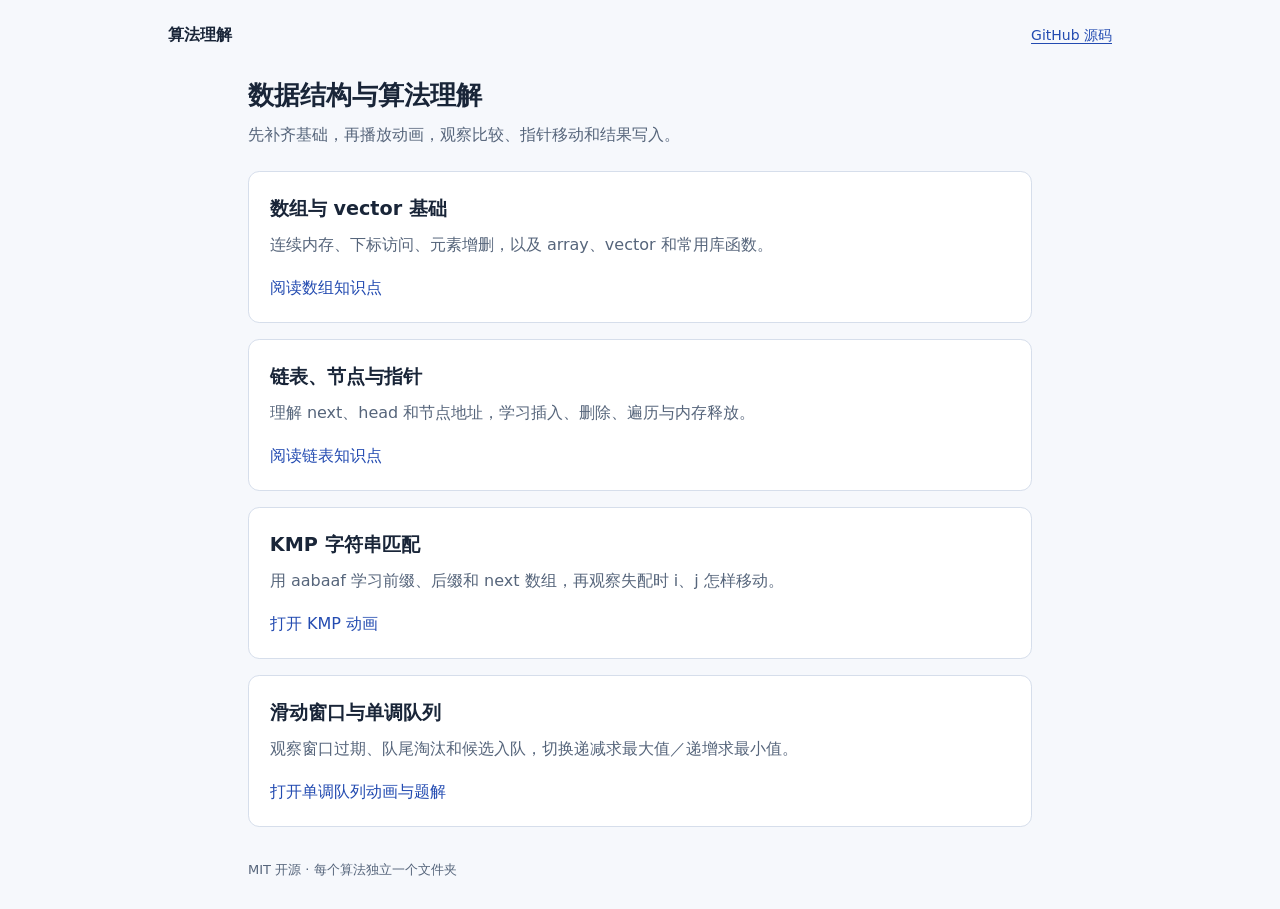
<file: index.html>
<!doctype html>
<html lang="zh-CN">
<head>
  <meta charset="utf-8">
  <meta name="viewport" content="width=device-width, initial-scale=1">
  <meta name="description" content="算法理解：通过可播放、可暂停的网页动画，理解算法中的指针移动和状态变化。">
  <title>算法理解</title>
  <link rel="stylesheet" href="assets/base.css">
  <link rel="stylesheet" href="assets/learning.css">
</head>
<body>
  <header class="site-header">
    <a class="site-brand" href="index.html">算法理解</a>
    <nav aria-label="项目导航"><a href="https://github.com/TheFayyrr/algorithm-understanding">GitHub 源码</a></nav>
  </header>
  <main class="container">
    <h1>数据结构与算法理解</h1>
    <p class="intro">先补齐基础，再播放动画，观察比较、指针移动和结果写入。</p>
    <div class="algorithm-list">
      <a class="algorithm-link" href="arrays/index.html">
        <h2>数组与 vector 基础</h2>
        <p>连续内存、下标访问、元素增删，以及 array、vector 和常用库函数。</p>
        <span class="entry">阅读数组知识点</span>
      </a>
      <a class="algorithm-link" href="linked-list/index.html">
        <h2>链表、节点与指针</h2>
        <p>理解 next、head 和节点地址，学习插入、删除、遍历与内存释放。</p>
        <span class="entry">阅读链表知识点</span>
      </a>
      <a class="algorithm-link" href="kmp/index.html">
        <h2>KMP 字符串匹配</h2>
        <p>用 aabaaf 学习前缀、后缀和 next 数组，再观察失配时 i、j 怎样移动。</p>
        <span class="entry">打开 KMP 动画</span>
      </a>
      <a class="algorithm-link" href="sliding-window/index.html">
        <h2>滑动窗口与单调队列</h2>
        <p>观察窗口过期、队尾淘汰和候选入队，切换递减求最大值／递增求最小值。</p>
        <span class="entry">打开单调队列动画与题解</span>
      </a>
    </div>
  </main>
  <footer class="site-footer">MIT 开源 · 每个算法独立一个文件夹</footer>
</body>
</html>
</file>
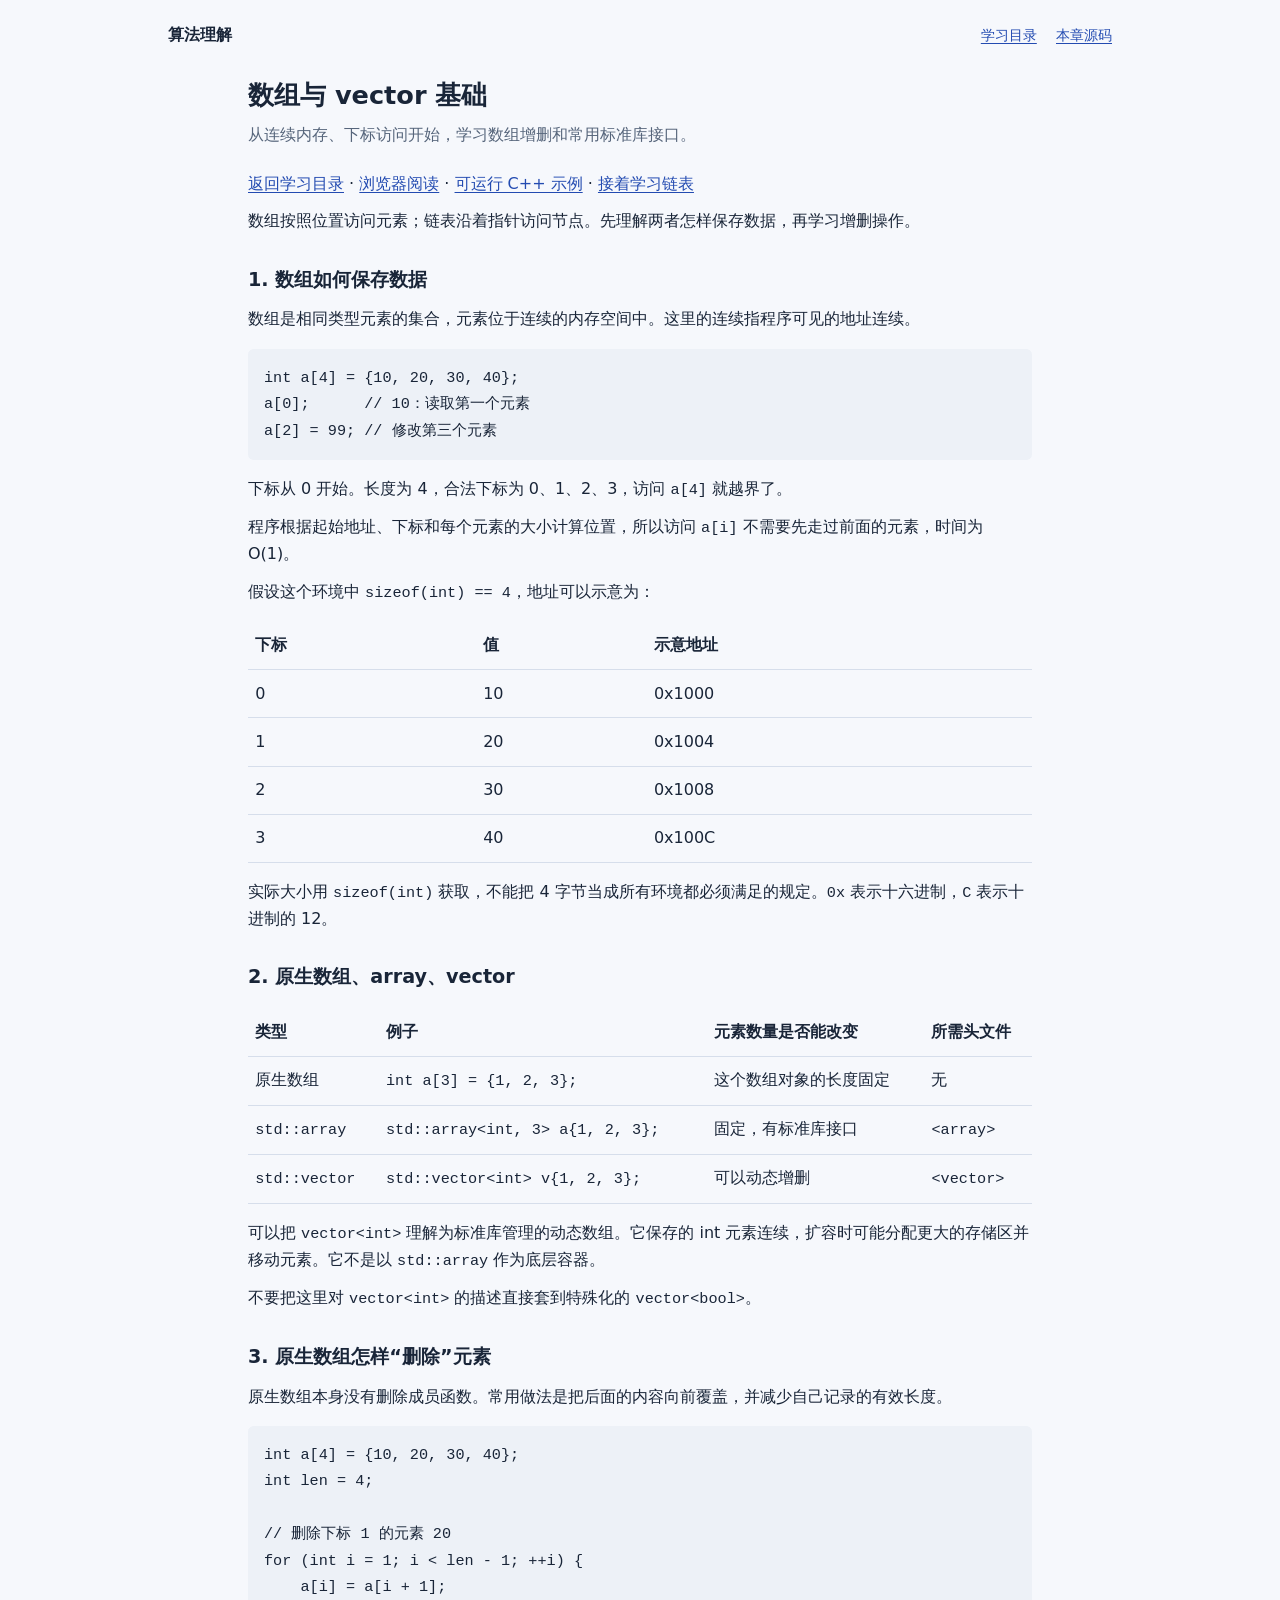
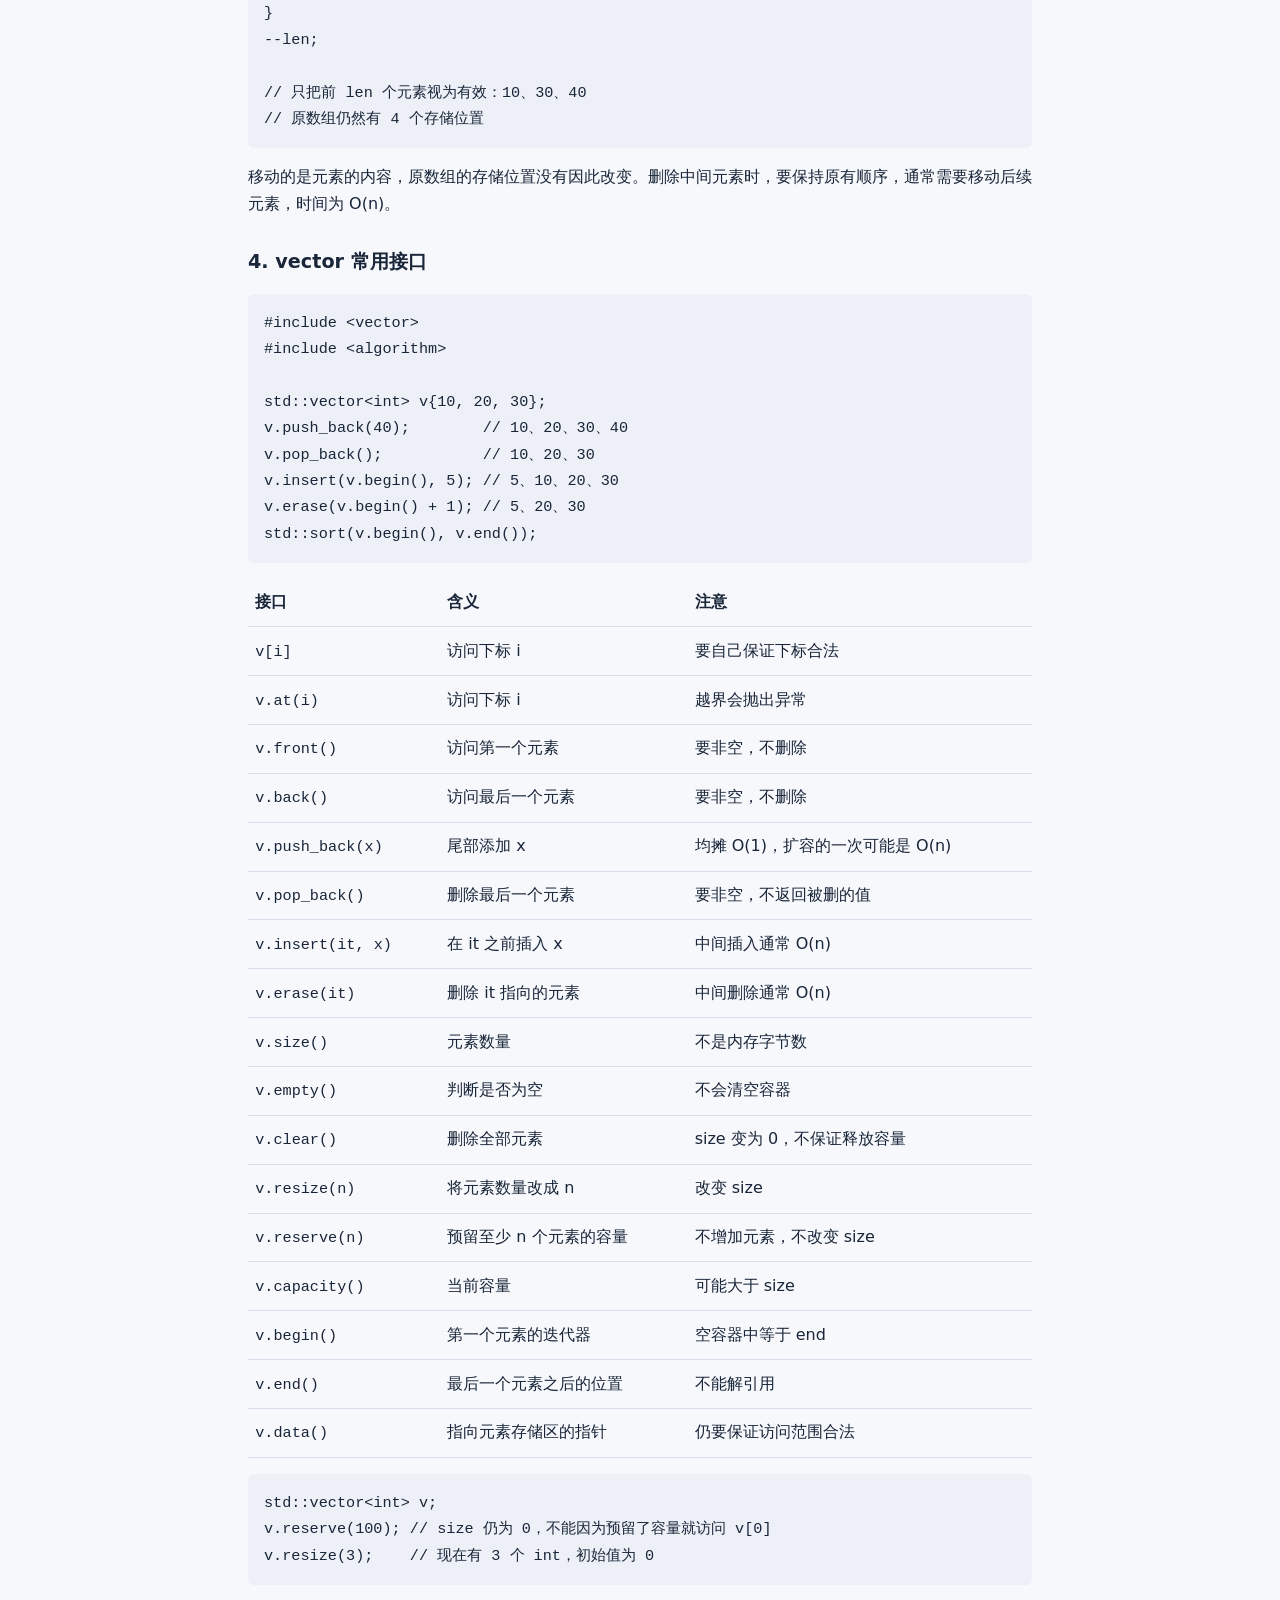
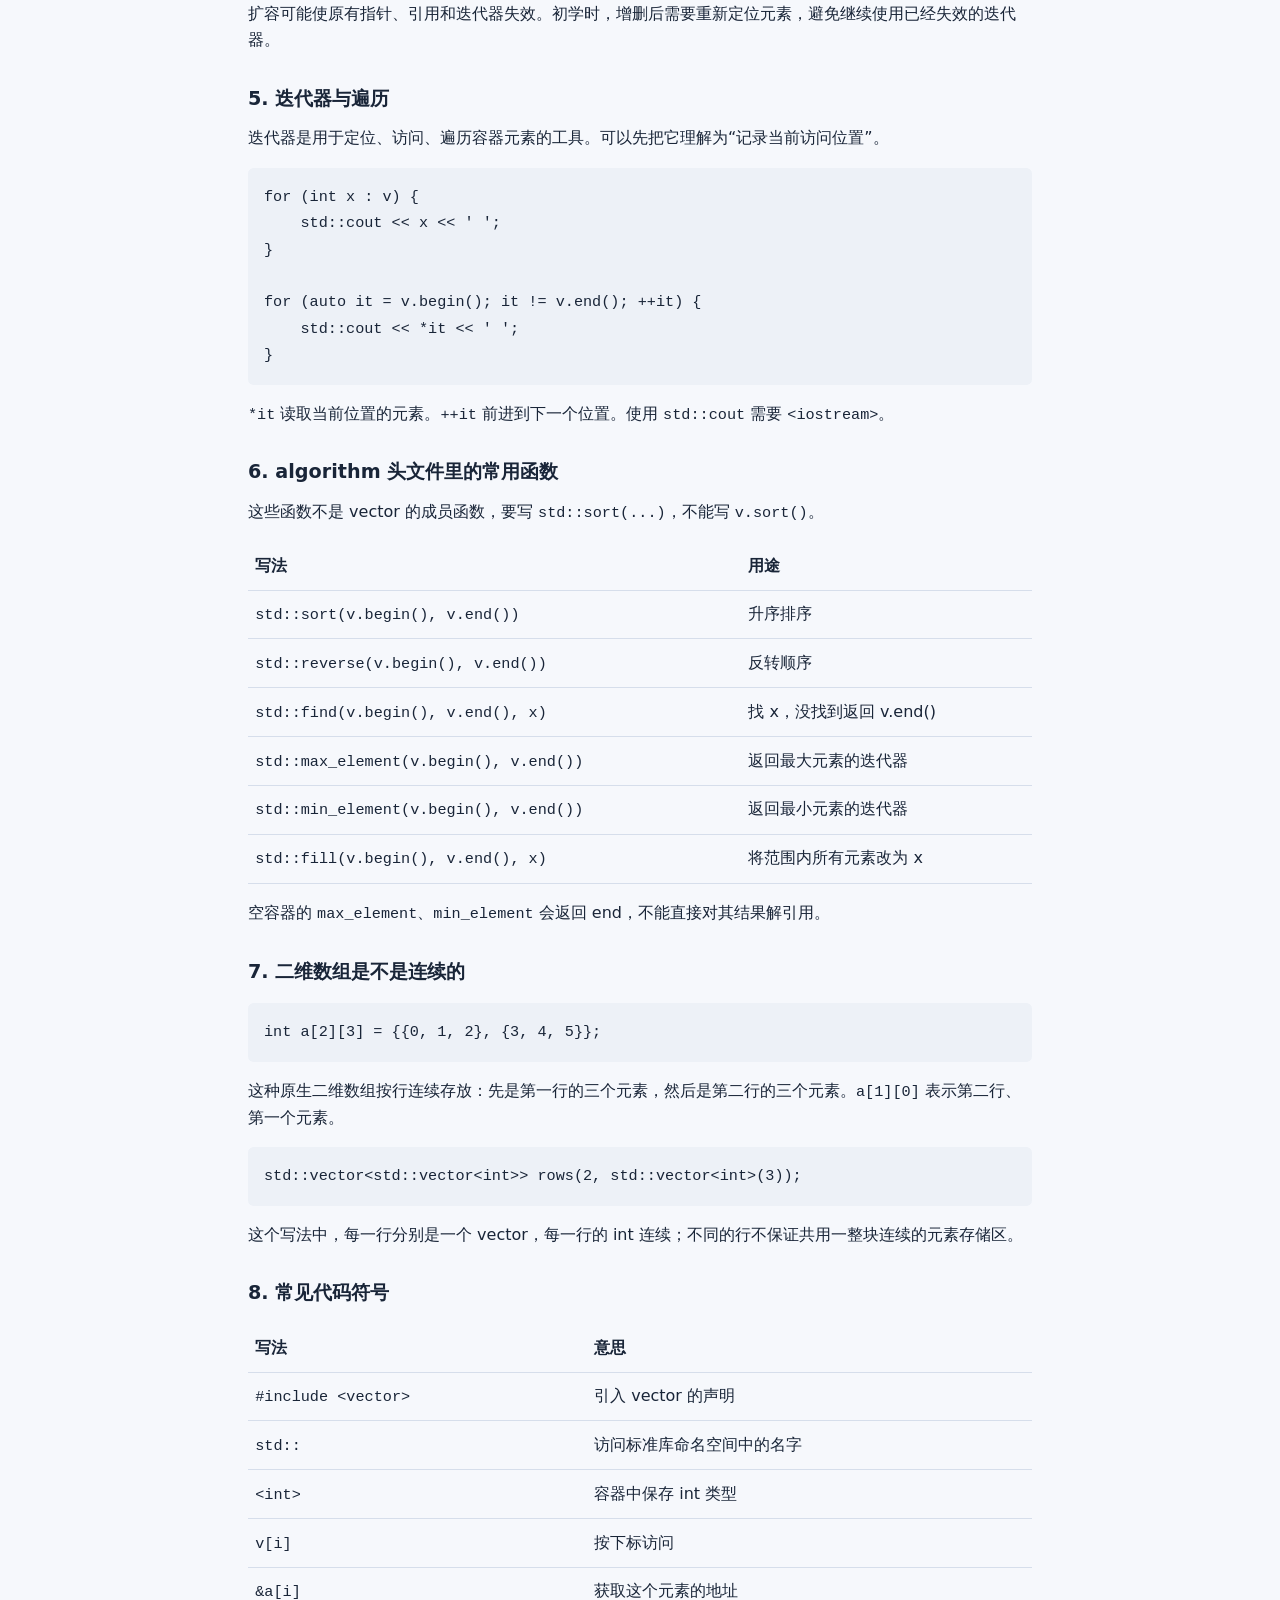
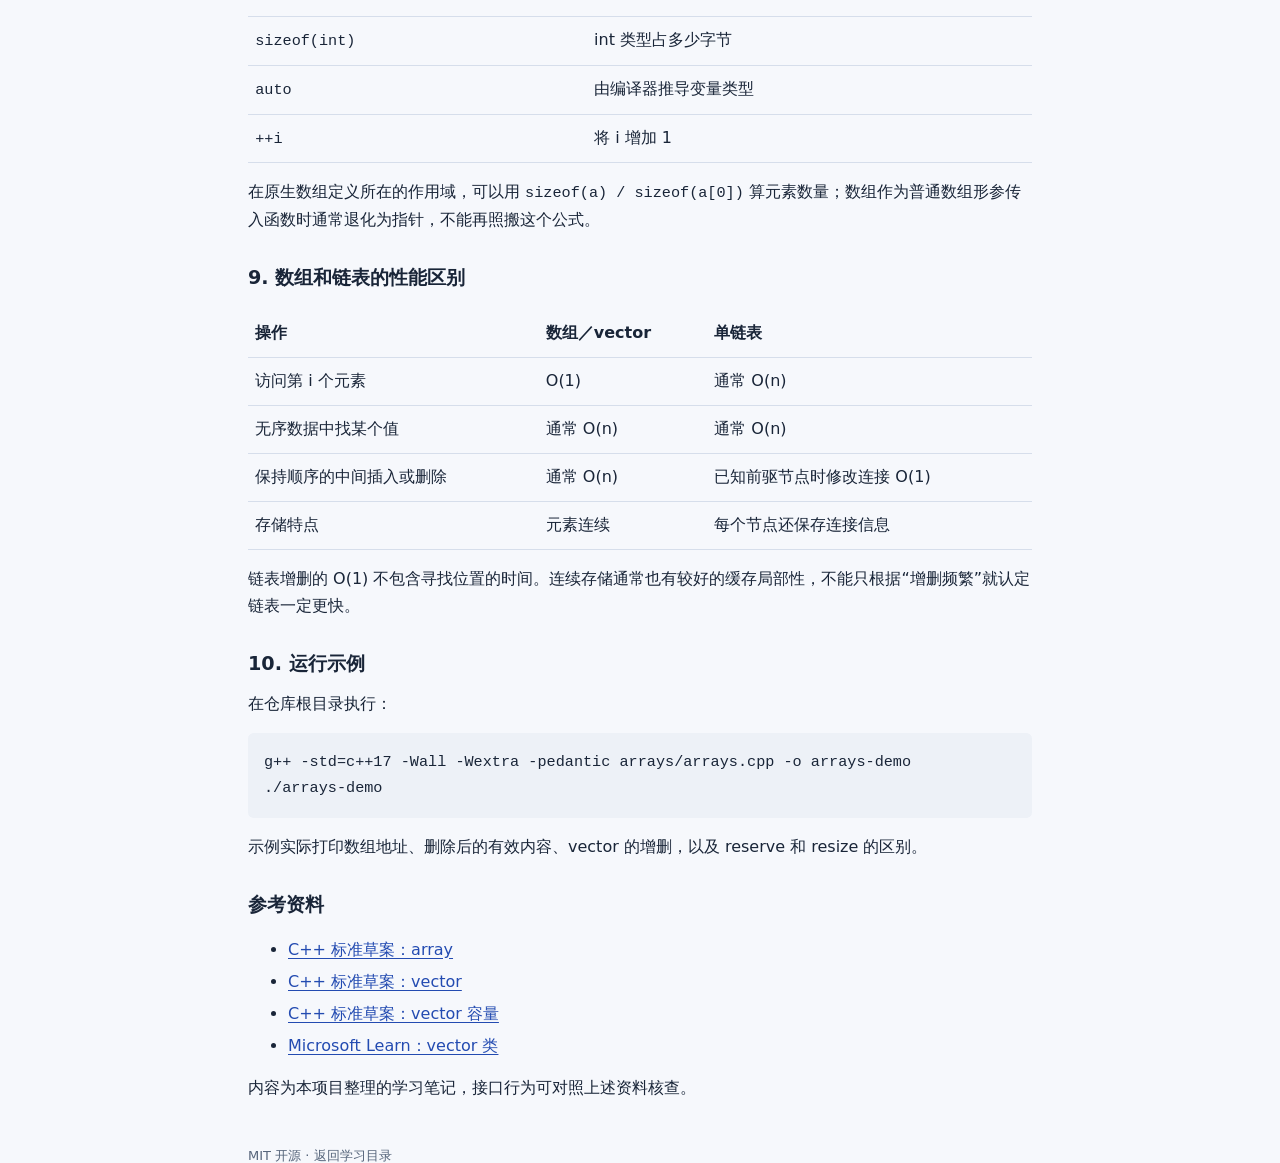
<file: arrays/index.html>
<!doctype html>
<html lang="zh-CN">
<head>
  <meta charset="utf-8">
  <meta name="viewport" content="width=device-width, initial-scale=1">
  <meta name="description" content="从连续内存、下标访问开始，学习数组增删和常用标准库接口。">
  <title>数组与 vector 基础 · 算法理解</title>
  <link rel="stylesheet" href="../assets/base.css">
  <link rel="stylesheet" href="../assets/learning.css">
</head>
<body>
  <header class="site-header">
    <a class="site-brand" href="../index.html">算法理解</a>
    <nav aria-label="项目导航"><a href="../index.html">学习目录</a><a href="https://github.com/TheFayyrr/algorithm-understanding/tree/main/arrays">本章源码</a></nav>
  </header>
  <main class="container">
    <h1>数组与 vector 基础</h1>
    <p class="intro">从连续内存、下标访问开始，学习数组增删和常用标准库接口。</p>
    <article class="learning-notes">
<p><a href="../index.html">返回学习目录</a> · <a href="index.html">浏览器阅读</a> · <a href="arrays.cpp">可运行 C++ 示例</a> · <a href="../linked-list/index.html">接着学习链表</a></p>
<p>数组按照位置访问元素；链表沿着指针访问节点。先理解两者怎样保存数据，再学习增删操作。</p>
<h2>1. 数组如何保存数据</h2>
<p>数组是相同类型元素的集合，元素位于连续的内存空间中。这里的连续指程序可见的地址连续。</p>
<pre><code class="language-cpp">int a[4] = {10, 20, 30, 40};
a[0];      // 10：读取第一个元素
a[2] = 99; // 修改第三个元素
</code></pre>
<p>下标从 0 开始。长度为 4，合法下标为 0、1、2、3，访问 <code>a[4]</code> 就越界了。</p>
<p>程序根据起始地址、下标和每个元素的大小计算位置，所以访问 <code>a[i]</code> 不需要先走过前面的元素，时间为 O(1)。</p>
<p>假设这个环境中 <code>sizeof(int) == 4</code>，地址可以示意为：</p>
<table>
<thead>
<tr>
<th>下标</th>
<th>值</th>
<th>示意地址</th>
</tr>
</thead>
<tbody><tr>
<td>0</td>
<td>10</td>
<td>0x1000</td>
</tr>
<tr>
<td>1</td>
<td>20</td>
<td>0x1004</td>
</tr>
<tr>
<td>2</td>
<td>30</td>
<td>0x1008</td>
</tr>
<tr>
<td>3</td>
<td>40</td>
<td>0x100C</td>
</tr>
</tbody></table>
<p>实际大小用 <code>sizeof(int)</code> 获取，不能把 4 字节当成所有环境都必须满足的规定。<code>0x</code> 表示十六进制，<code>C</code> 表示十进制的 12。</p>
<h2>2. 原生数组、array、vector</h2>
<table>
<thead>
<tr>
<th>类型</th>
<th>例子</th>
<th>元素数量是否能改变</th>
<th>所需头文件</th>
</tr>
</thead>
<tbody><tr>
<td>原生数组</td>
<td><code>int a[3] = {1, 2, 3};</code></td>
<td>这个数组对象的长度固定</td>
<td>无</td>
</tr>
<tr>
<td><code>std::array</code></td>
<td><code>std::array&lt;int, 3&gt; a{1, 2, 3};</code></td>
<td>固定，有标准库接口</td>
<td><code>&lt;array&gt;</code></td>
</tr>
<tr>
<td><code>std::vector</code></td>
<td><code>std::vector&lt;int&gt; v{1, 2, 3};</code></td>
<td>可以动态增删</td>
<td><code>&lt;vector&gt;</code></td>
</tr>
</tbody></table>
<p>可以把 <code>vector&lt;int&gt;</code> 理解为标准库管理的动态数组。它保存的 int 元素连续，扩容时可能分配更大的存储区并移动元素。它不是以 <code>std::array</code> 作为底层容器。</p>
<p>不要把这里对 <code>vector&lt;int&gt;</code> 的描述直接套到特殊化的 <code>vector&lt;bool&gt;</code>。</p>
<h2>3. 原生数组怎样“删除”元素</h2>
<p>原生数组本身没有删除成员函数。常用做法是把后面的内容向前覆盖，并减少自己记录的有效长度。</p>
<pre><code class="language-cpp">int a[4] = {10, 20, 30, 40};
int len = 4;

// 删除下标 1 的元素 20
for (int i = 1; i &lt; len - 1; ++i) {
    a[i] = a[i + 1];
}
--len;

// 只把前 len 个元素视为有效：10、30、40
// 原数组仍然有 4 个存储位置
</code></pre>
<p>移动的是元素的内容，原数组的存储位置没有因此改变。删除中间元素时，要保持原有顺序，通常需要移动后续元素，时间为 O(n)。</p>
<h2>4. vector 常用接口</h2>
<pre><code class="language-cpp">#include &lt;vector&gt;
#include &lt;algorithm&gt;

std::vector&lt;int&gt; v{10, 20, 30};
v.push_back(40);        // 10、20、30、40
v.pop_back();           // 10、20、30
v.insert(v.begin(), 5); // 5、10、20、30
v.erase(v.begin() + 1); // 5、20、30
std::sort(v.begin(), v.end());
</code></pre>
<table>
<thead>
<tr>
<th>接口</th>
<th>含义</th>
<th>注意</th>
</tr>
</thead>
<tbody><tr>
<td><code>v[i]</code></td>
<td>访问下标 i</td>
<td>要自己保证下标合法</td>
</tr>
<tr>
<td><code>v.at(i)</code></td>
<td>访问下标 i</td>
<td>越界会抛出异常</td>
</tr>
<tr>
<td><code>v.front()</code></td>
<td>访问第一个元素</td>
<td>要非空，不删除</td>
</tr>
<tr>
<td><code>v.back()</code></td>
<td>访问最后一个元素</td>
<td>要非空，不删除</td>
</tr>
<tr>
<td><code>v.push_back(x)</code></td>
<td>尾部添加 x</td>
<td>均摊 O(1)，扩容的一次可能是 O(n)</td>
</tr>
<tr>
<td><code>v.pop_back()</code></td>
<td>删除最后一个元素</td>
<td>要非空，不返回被删的值</td>
</tr>
<tr>
<td><code>v.insert(it, x)</code></td>
<td>在 it 之前插入 x</td>
<td>中间插入通常 O(n)</td>
</tr>
<tr>
<td><code>v.erase(it)</code></td>
<td>删除 it 指向的元素</td>
<td>中间删除通常 O(n)</td>
</tr>
<tr>
<td><code>v.size()</code></td>
<td>元素数量</td>
<td>不是内存字节数</td>
</tr>
<tr>
<td><code>v.empty()</code></td>
<td>判断是否为空</td>
<td>不会清空容器</td>
</tr>
<tr>
<td><code>v.clear()</code></td>
<td>删除全部元素</td>
<td>size 变为 0，不保证释放容量</td>
</tr>
<tr>
<td><code>v.resize(n)</code></td>
<td>将元素数量改成 n</td>
<td>改变 size</td>
</tr>
<tr>
<td><code>v.reserve(n)</code></td>
<td>预留至少 n 个元素的容量</td>
<td>不增加元素，不改变 size</td>
</tr>
<tr>
<td><code>v.capacity()</code></td>
<td>当前容量</td>
<td>可能大于 size</td>
</tr>
<tr>
<td><code>v.begin()</code></td>
<td>第一个元素的迭代器</td>
<td>空容器中等于 end</td>
</tr>
<tr>
<td><code>v.end()</code></td>
<td>最后一个元素之后的位置</td>
<td>不能解引用</td>
</tr>
<tr>
<td><code>v.data()</code></td>
<td>指向元素存储区的指针</td>
<td>仍要保证访问范围合法</td>
</tr>
</tbody></table>
<pre><code class="language-cpp">std::vector&lt;int&gt; v;
v.reserve(100); // size 仍为 0，不能因为预留了容量就访问 v[0]
v.resize(3);    // 现在有 3 个 int，初始值为 0
</code></pre>
<p>扩容可能使原有指针、引用和迭代器失效。初学时，增删后需要重新定位元素，避免继续使用已经失效的迭代器。</p>
<h2>5. 迭代器与遍历</h2>
<p>迭代器是用于定位、访问、遍历容器元素的工具。可以先把它理解为“记录当前访问位置”。</p>
<pre><code class="language-cpp">for (int x : v) {
    std::cout &lt;&lt; x &lt;&lt; &#39; &#39;;
}

for (auto it = v.begin(); it != v.end(); ++it) {
    std::cout &lt;&lt; *it &lt;&lt; &#39; &#39;;
}
</code></pre>
<p><code>*it</code> 读取当前位置的元素。<code>++it</code> 前进到下一个位置。使用 <code>std::cout</code> 需要 <code>&lt;iostream&gt;</code>。</p>
<h2>6. algorithm 头文件里的常用函数</h2>
<p>这些函数不是 vector 的成员函数，要写 <code>std::sort(...)</code>，不能写 <code>v.sort()</code>。</p>
<table>
<thead>
<tr>
<th>写法</th>
<th>用途</th>
</tr>
</thead>
<tbody><tr>
<td><code>std::sort(v.begin(), v.end())</code></td>
<td>升序排序</td>
</tr>
<tr>
<td><code>std::reverse(v.begin(), v.end())</code></td>
<td>反转顺序</td>
</tr>
<tr>
<td><code>std::find(v.begin(), v.end(), x)</code></td>
<td>找 x，没找到返回 v.end()</td>
</tr>
<tr>
<td><code>std::max_element(v.begin(), v.end())</code></td>
<td>返回最大元素的迭代器</td>
</tr>
<tr>
<td><code>std::min_element(v.begin(), v.end())</code></td>
<td>返回最小元素的迭代器</td>
</tr>
<tr>
<td><code>std::fill(v.begin(), v.end(), x)</code></td>
<td>将范围内所有元素改为 x</td>
</tr>
</tbody></table>
<p>空容器的 <code>max_element</code>、<code>min_element</code> 会返回 end，不能直接对其结果解引用。</p>
<h2>7. 二维数组是不是连续的</h2>
<pre><code class="language-cpp">int a[2][3] = {{0, 1, 2}, {3, 4, 5}};
</code></pre>
<p>这种原生二维数组按行连续存放：先是第一行的三个元素，然后是第二行的三个元素。<code>a[1][0]</code> 表示第二行、第一个元素。</p>
<pre><code class="language-cpp">std::vector&lt;std::vector&lt;int&gt;&gt; rows(2, std::vector&lt;int&gt;(3));
</code></pre>
<p>这个写法中，每一行分别是一个 vector，每一行的 int 连续；不同的行不保证共用一整块连续的元素存储区。</p>
<h2>8. 常见代码符号</h2>
<table>
<thead>
<tr>
<th>写法</th>
<th>意思</th>
</tr>
</thead>
<tbody><tr>
<td><code>#include &lt;vector&gt;</code></td>
<td>引入 vector 的声明</td>
</tr>
<tr>
<td><code>std::</code></td>
<td>访问标准库命名空间中的名字</td>
</tr>
<tr>
<td><code>&lt;int&gt;</code></td>
<td>容器中保存 int 类型</td>
</tr>
<tr>
<td><code>v[i]</code></td>
<td>按下标访问</td>
</tr>
<tr>
<td><code>&amp;a[i]</code></td>
<td>获取这个元素的地址</td>
</tr>
<tr>
<td><code>sizeof(int)</code></td>
<td>int 类型占多少字节</td>
</tr>
<tr>
<td><code>auto</code></td>
<td>由编译器推导变量类型</td>
</tr>
<tr>
<td><code>++i</code></td>
<td>将 i 增加 1</td>
</tr>
</tbody></table>
<p>在原生数组定义所在的作用域，可以用 <code>sizeof(a) / sizeof(a[0])</code> 算元素数量；数组作为普通数组形参传入函数时通常退化为指针，不能再照搬这个公式。</p>
<h2>9. 数组和链表的性能区别</h2>
<table>
<thead>
<tr>
<th>操作</th>
<th>数组／vector</th>
<th>单链表</th>
</tr>
</thead>
<tbody><tr>
<td>访问第 i 个元素</td>
<td>O(1)</td>
<td>通常 O(n)</td>
</tr>
<tr>
<td>无序数据中找某个值</td>
<td>通常 O(n)</td>
<td>通常 O(n)</td>
</tr>
<tr>
<td>保持顺序的中间插入或删除</td>
<td>通常 O(n)</td>
<td>已知前驱节点时修改连接 O(1)</td>
</tr>
<tr>
<td>存储特点</td>
<td>元素连续</td>
<td>每个节点还保存连接信息</td>
</tr>
</tbody></table>
<p>链表增删的 O(1) 不包含寻找位置的时间。连续存储通常也有较好的缓存局部性，不能只根据“增删频繁”就认定链表一定更快。</p>
<h2>10. 运行示例</h2>
<p>在仓库根目录执行：</p>
<pre><code class="language-bash">g++ -std=c++17 -Wall -Wextra -pedantic arrays/arrays.cpp -o arrays-demo
./arrays-demo
</code></pre>
<p>示例实际打印数组地址、删除后的有效内容、vector 的增删，以及 reserve 和 resize 的区别。</p>
<h2>参考资料</h2>
<ul>
<li><a href="https://eel.is/c++draft/array.overview">C++ 标准草案：array</a></li>
<li><a href="https://eel.is/c++draft/vector.overview">C++ 标准草案：vector</a></li>
<li><a href="https://eel.is/c++draft/vector.capacity">C++ 标准草案：vector 容量</a></li>
<li><a href="https://learn.microsoft.com/en-us/cpp/standard-library/vector-class?view=msvc-170">Microsoft Learn：vector 类</a></li>
</ul>
<p>内容为本项目整理的学习笔记，接口行为可对照上述资料核查。</p>

    </article>
  </main>
  <footer class="site-footer">MIT 开源 · <a href="../index.html">返回学习目录</a></footer>
</body>
</html>
</file>
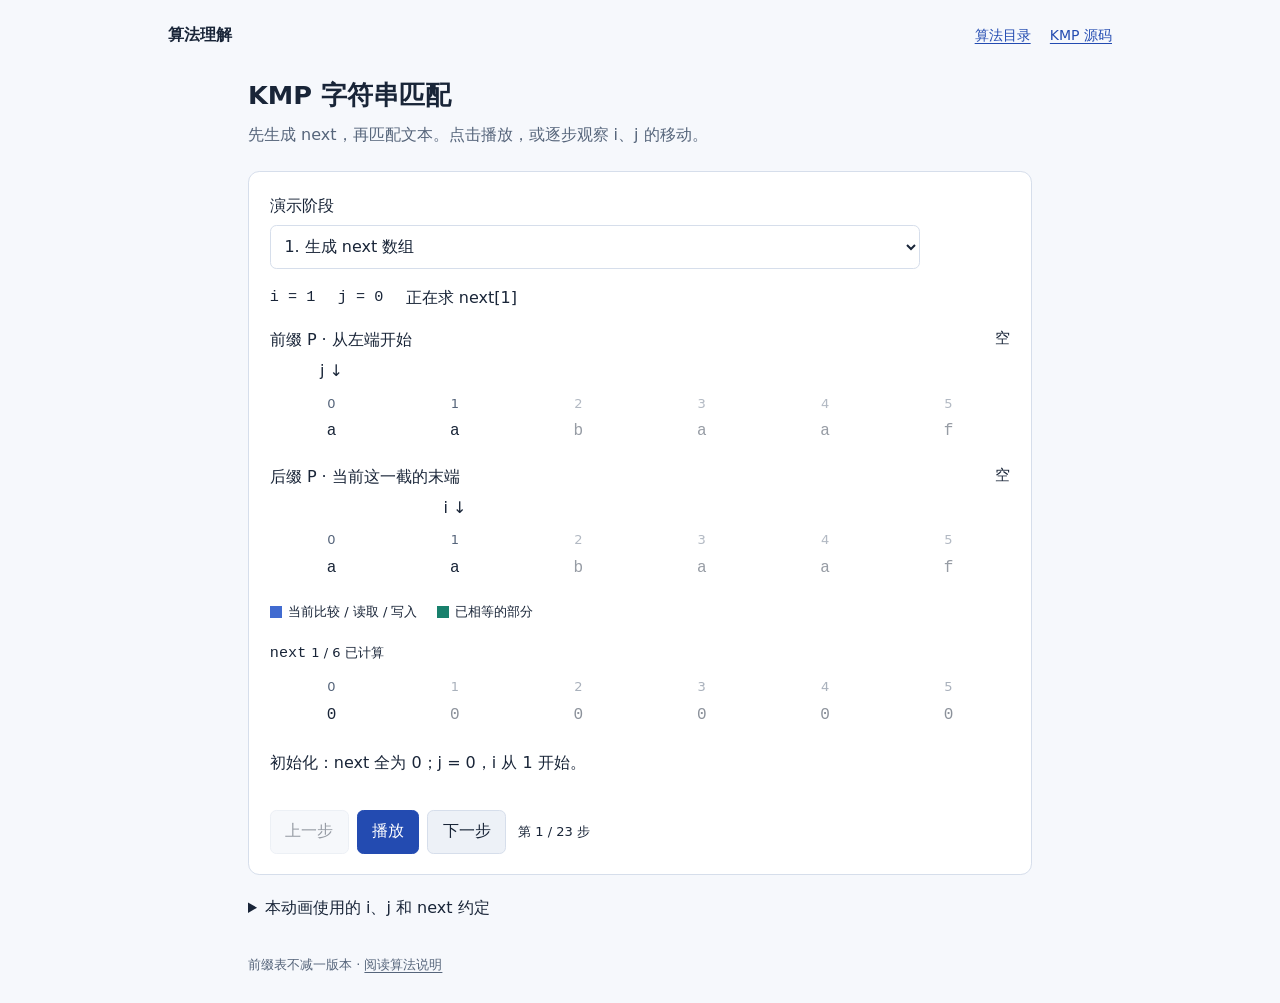
<file: kmp/index.html>
<!doctype html>
<html lang="zh-CN">
<head>
  <meta charset="utf-8">
  <meta name="viewport" content="width=device-width, initial-scale=1">
  <meta name="description" content="用 aabaaf 的逐步动画理解 KMP：前缀、后缀、next 数组与 i、j 的回退。">
  <title>KMP 算法动画 · 算法理解</title>
  <link rel="stylesheet" href="../assets/base.css">
  <link rel="stylesheet" href="style.css">
  <script src="algorithm.js" defer></script>
  <script src="app.js" defer></script>
</head>
<body>
  <header class="site-header">
    <a class="site-brand" href="../index.html">算法理解</a>
    <nav aria-label="项目导航"><a href="../index.html">算法目录</a><a href="https://github.com/TheFayyrr/algorithm-understanding/tree/main/kmp">KMP 源码</a></nav>
  </header>
  <main class="container">
    <h1>KMP 字符串匹配</h1>
    <p class="intro">先生成 next，再匹配文本。点击播放，或逐步观察 i、j 的移动。</p>
    <section class="lesson-surface" aria-label="KMP 交互动画">
<div id="kmp-animated-lesson">
<div class="lesson-heading">
    <label class="form-label" for="kmp-lesson-stage">演示阶段</label>
    <select class="form-select" id="kmp-lesson-stage">
      <option value="prefix">1. 生成 next 数组</option>
      <option value="search">2. KMP 字符串匹配</option>
    </select>
  </div>

  <div class="lesson-values tabular-nums">
    <code id="kmp-lesson-i">i = 1</code>
    <code id="kmp-lesson-j">j = 0</code>
    <span id="kmp-lesson-progress">初始化</span>
  </div>

  <div class="track" role="group" aria-label="第一行字符串">
    <div class="track-label"><span id="kmp-top-label">前缀 P</span><code id="kmp-top-fragment">空</code></div>
    <div class="pointer-zone"><span class="pointer" id="kmp-top-pointer">j ↓</span></div>
    <div class="rail"><div class="belt" id="kmp-top-belt"></div></div>
  </div>

  <div class="track" role="group" aria-label="第二行字符串">
    <div class="track-label"><span id="kmp-bottom-label">后缀 P</span><code id="kmp-bottom-fragment">空</code></div>
    <div class="pointer-zone"><span class="pointer" id="kmp-bottom-pointer">i ↓</span></div>
    <div class="rail"><div class="belt" id="kmp-bottom-belt"></div></div>
  </div>

  <div class="legend text-small">
    <span class="legend-item"><span class="swatch compare-swatch" aria-hidden="true"></span>当前比较 / 读取 / 写入</span>
    <span class="legend-item"><span class="swatch kept-swatch" aria-hidden="true"></span>已相等的部分</span>
  </div>

  <div class="next-area" role="group" aria-label="next 数组">
    <div class="next-label"><code>next</code> <span class="text-small" id="kmp-next-action">全部初始化为 0</span></div>
    <div class="next-cells" id="kmp-next-cells"></div>
  </div>

  <div class="lesson-detail" id="kmp-lesson-detail" aria-live="polite">初始化：next 全为 0；j = 0，i 从 1 开始。</div>

  <div class="controls">
    <button class="btn" type="button" id="kmp-lesson-prev">上一步</button>
    <button class="btn btn-primary" type="button" id="kmp-lesson-play">播放</button>
    <button class="btn" type="button" id="kmp-lesson-next">下一步</button>
    <span class="text-small tabular-nums step-count" id="kmp-lesson-count"></span>
  </div>
</div>
    </section>
    <details class="explanation">
      <summary>本动画使用的 i、j 和 next 约定</summary>
      <p>下标从 0 开始。next[i] 表示 P[0…i] 的最长相等真前后缀长度。j 表示已有相等或匹配的长度，也是前缀或模式串下一待比较字符的下标。</p>
      <p>比较失败且 j 大于 0 时，i 保持不动，j = next[j − 1]。生成 next 的最后一步中，i 停在 f，j 从 2 回退到 1，再回退到 0。</p>
      <p>文本匹配成功前，本动画已经前进 i，因此起始下标为 i − j。</p>
    </details>
    <noscript><p>此动画需要启用 JavaScript。算法说明可在仓库的 kmp/README.md 中查看。</p></noscript>
  </main>
  <footer class="site-footer">前缀表不减一版本 · <a href="https://github.com/TheFayyrr/algorithm-understanding/blob/main/kmp/README.md">阅读算法说明</a></footer>
</body>
</html>
</file>
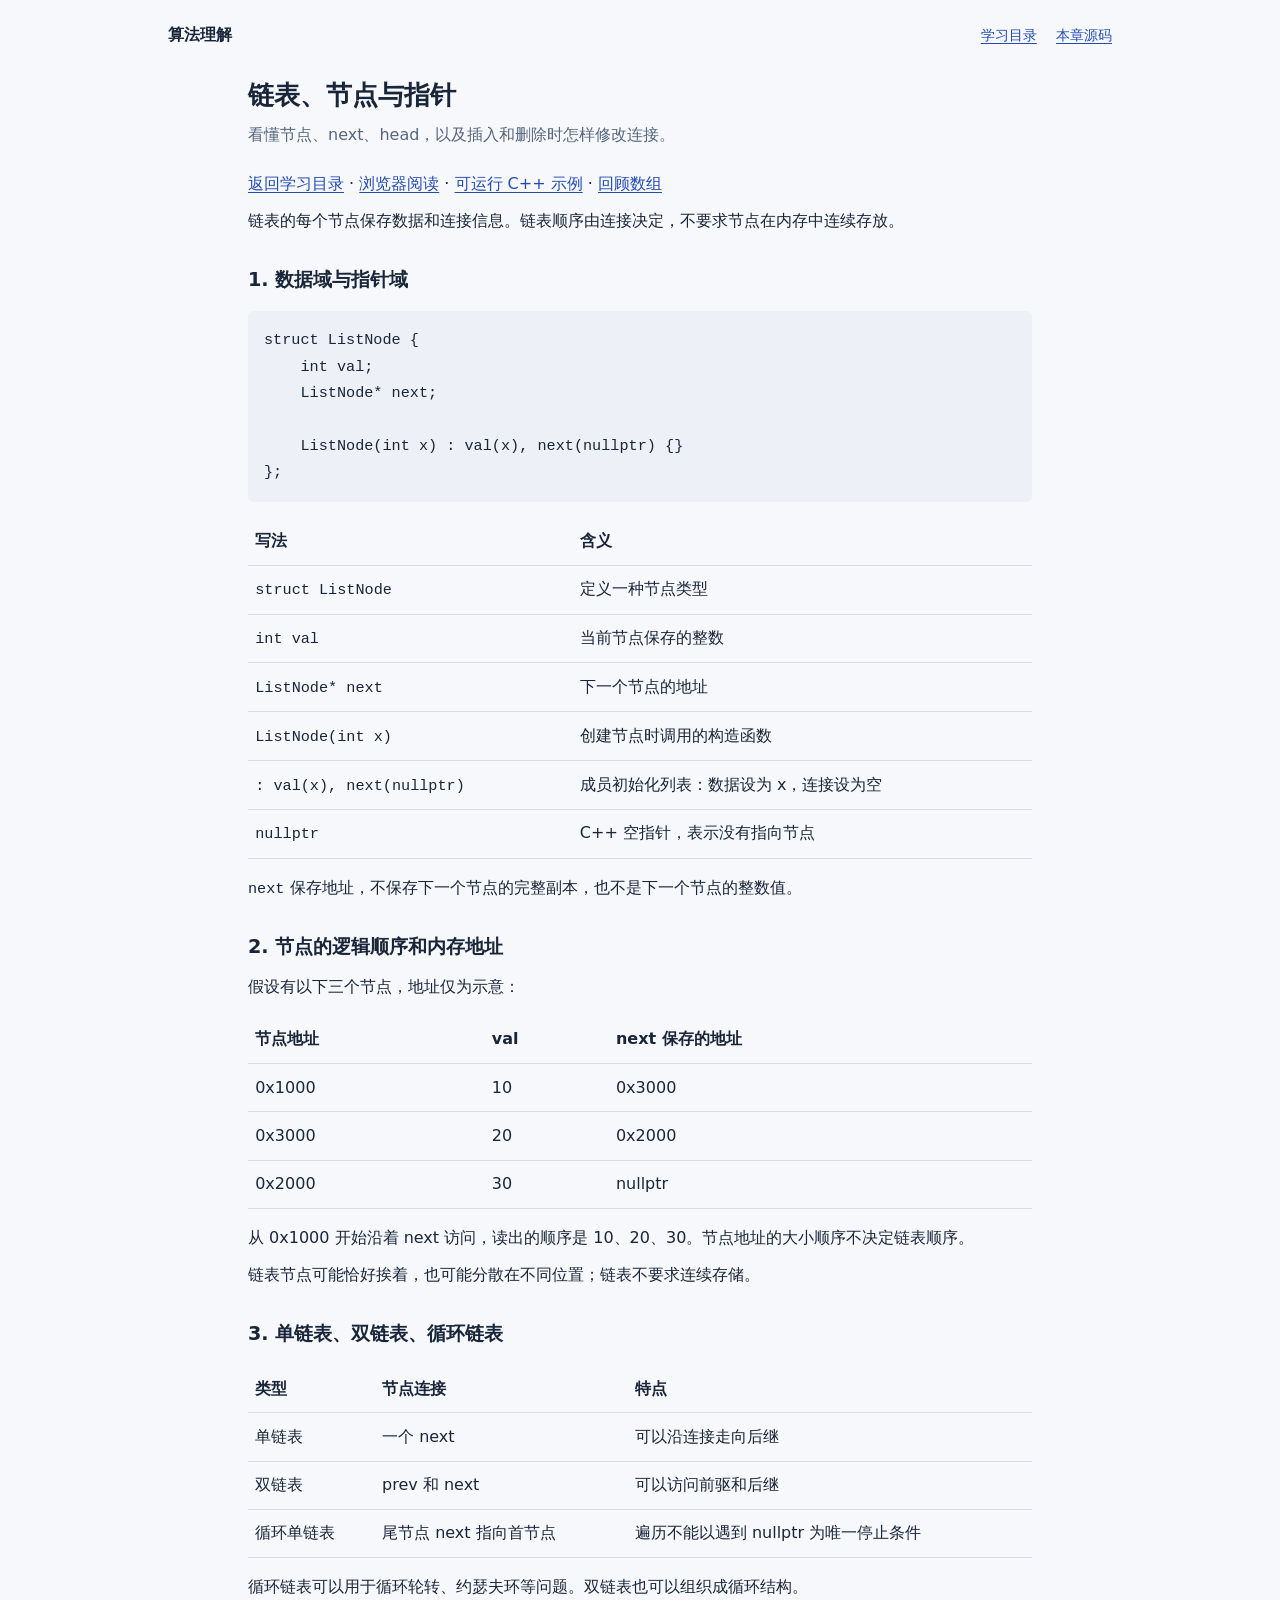
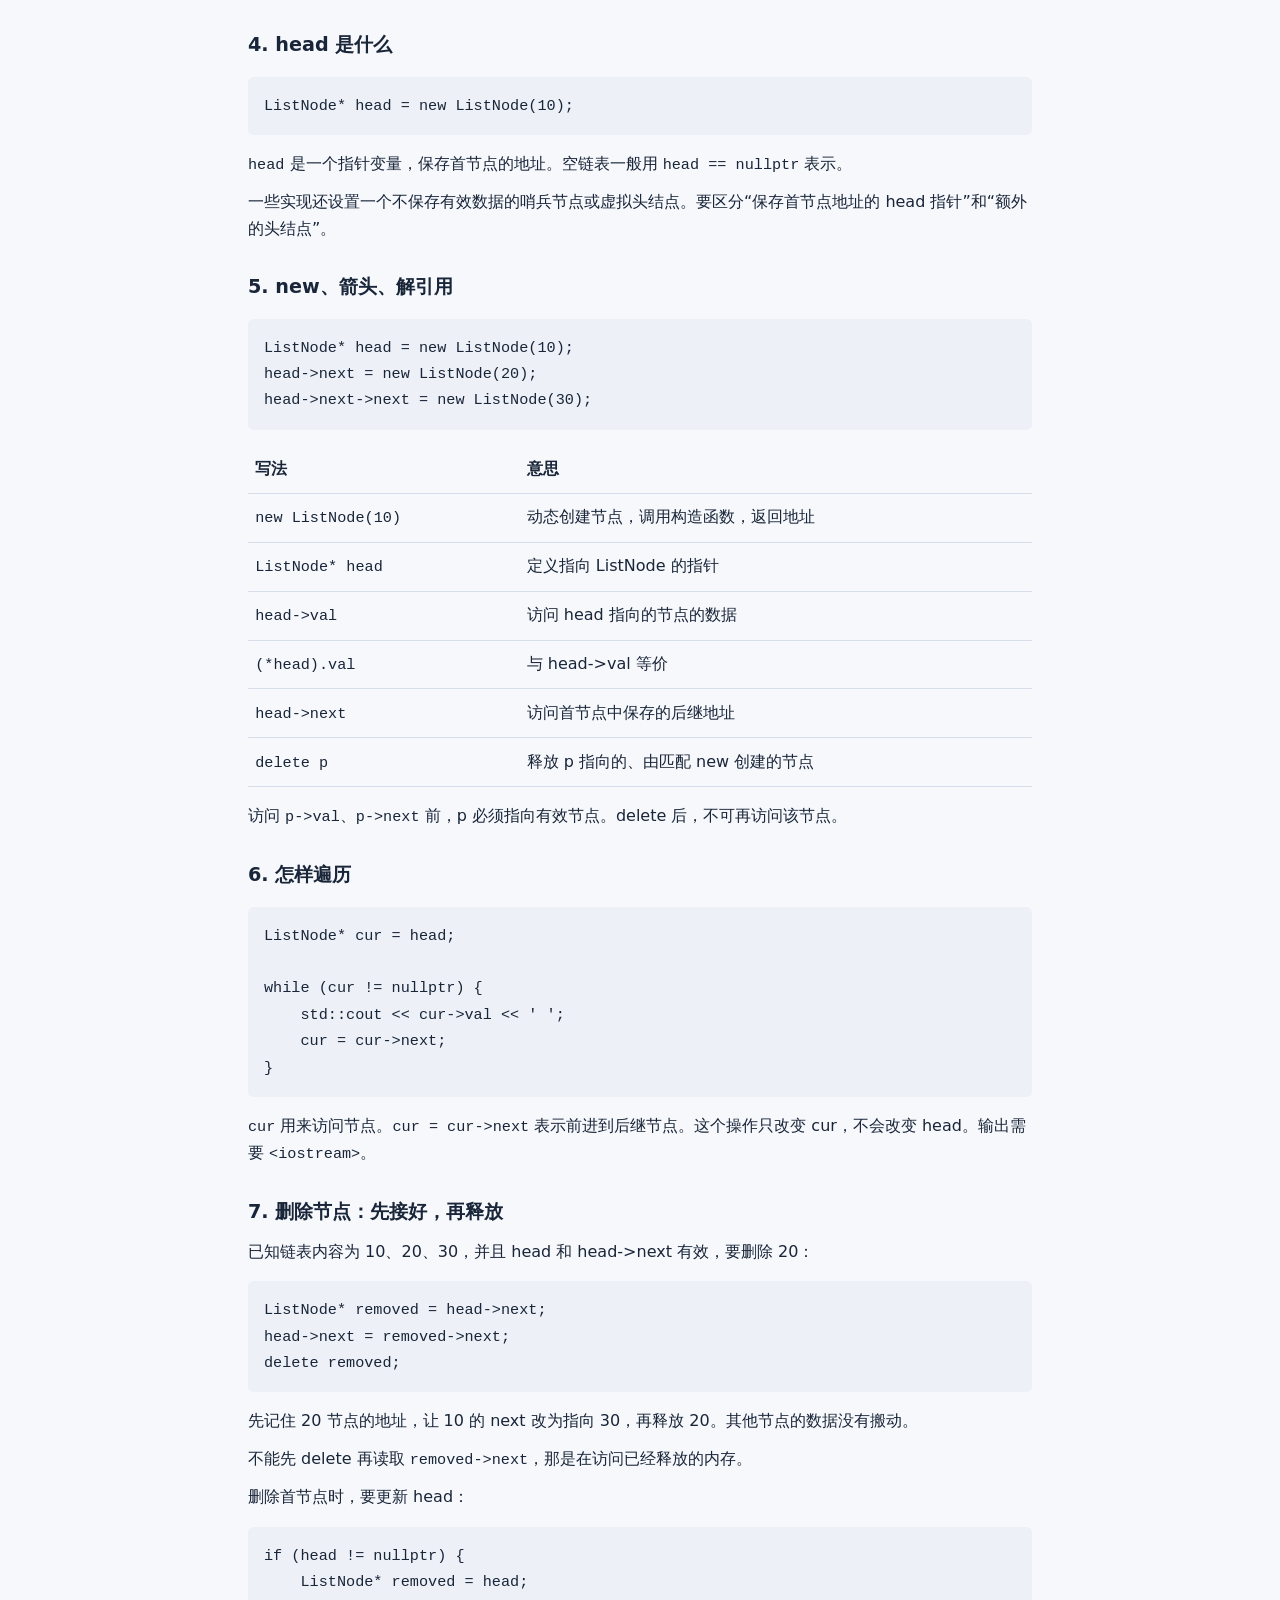
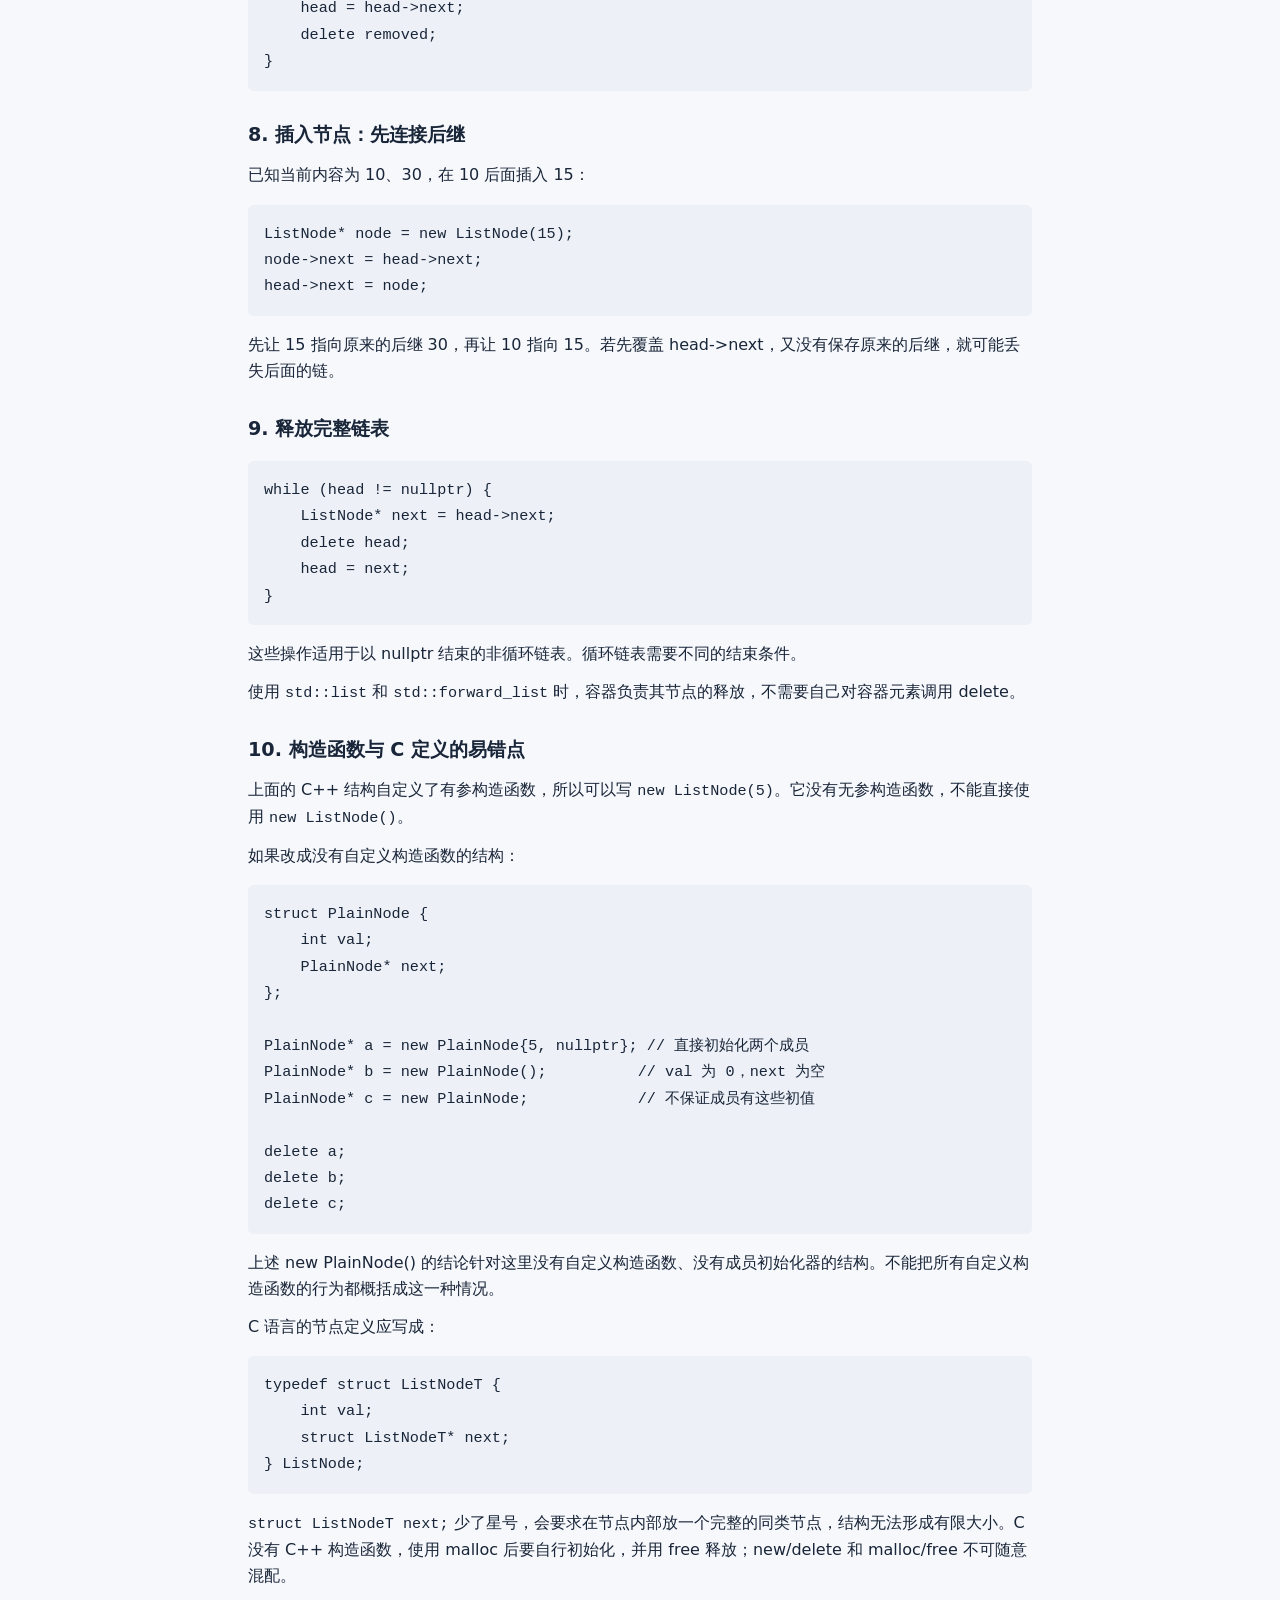
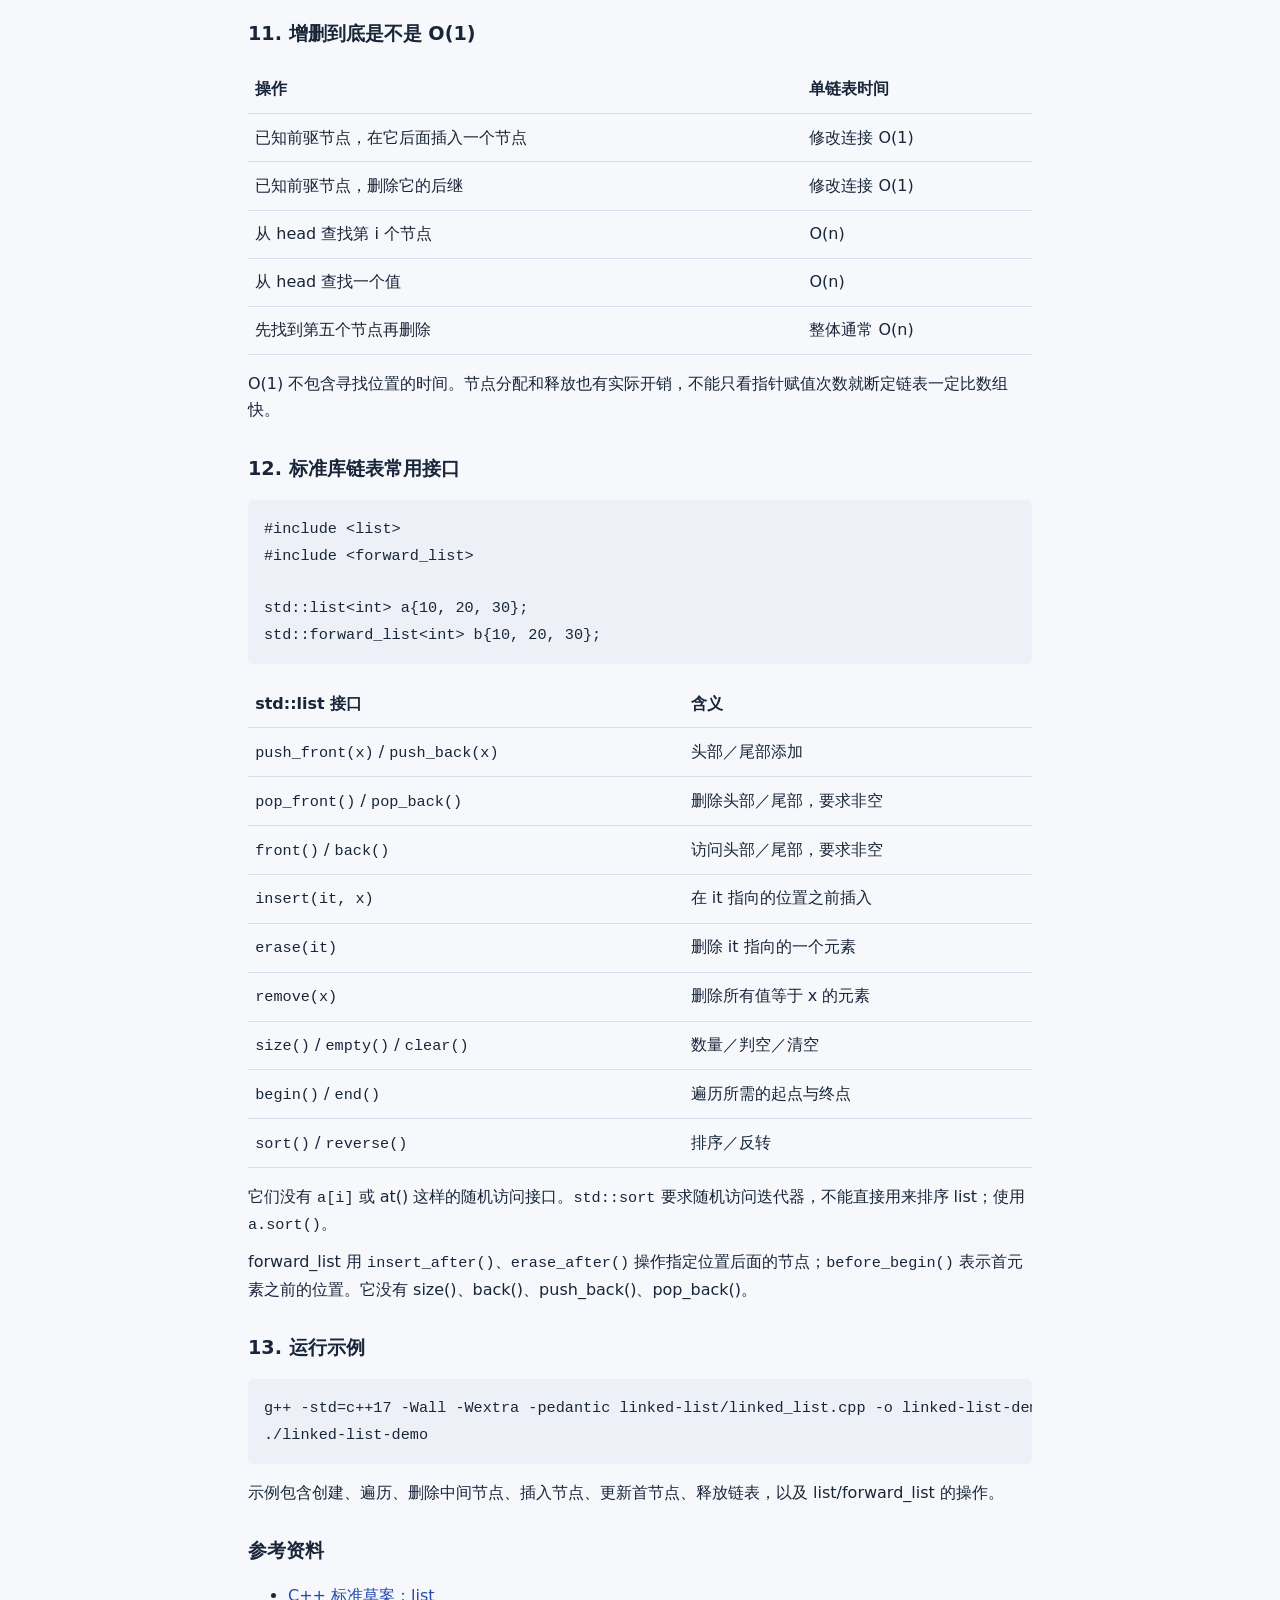
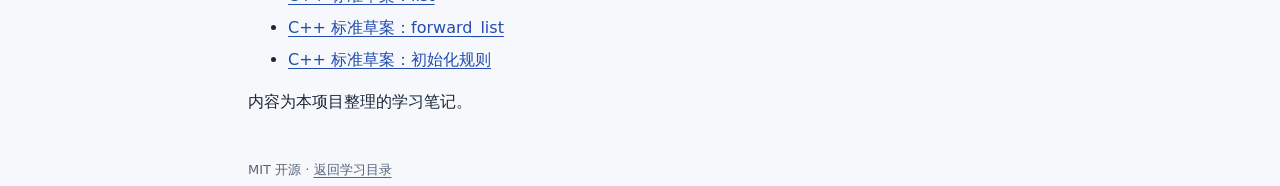
<file: linked-list/index.html>
<!doctype html>
<html lang="zh-CN">
<head>
  <meta charset="utf-8">
  <meta name="viewport" content="width=device-width, initial-scale=1">
  <meta name="description" content="看懂节点、next、head，以及插入和删除时怎样修改连接。">
  <title>链表、节点与指针 · 算法理解</title>
  <link rel="stylesheet" href="../assets/base.css">
  <link rel="stylesheet" href="../assets/learning.css">
</head>
<body>
  <header class="site-header">
    <a class="site-brand" href="../index.html">算法理解</a>
    <nav aria-label="项目导航"><a href="../index.html">学习目录</a><a href="https://github.com/TheFayyrr/algorithm-understanding/tree/main/linked-list">本章源码</a></nav>
  </header>
  <main class="container">
    <h1>链表、节点与指针</h1>
    <p class="intro">看懂节点、next、head，以及插入和删除时怎样修改连接。</p>
    <article class="learning-notes">
<p><a href="../index.html">返回学习目录</a> · <a href="index.html">浏览器阅读</a> · <a href="linked_list.cpp">可运行 C++ 示例</a> · <a href="../arrays/index.html">回顾数组</a></p>
<p>链表的每个节点保存数据和连接信息。链表顺序由连接决定，不要求节点在内存中连续存放。</p>
<h2>1. 数据域与指针域</h2>
<pre><code class="language-cpp">struct ListNode {
    int val;
    ListNode* next;

    ListNode(int x) : val(x), next(nullptr) {}
};
</code></pre>
<table>
<thead>
<tr>
<th>写法</th>
<th>含义</th>
</tr>
</thead>
<tbody><tr>
<td><code>struct ListNode</code></td>
<td>定义一种节点类型</td>
</tr>
<tr>
<td><code>int val</code></td>
<td>当前节点保存的整数</td>
</tr>
<tr>
<td><code>ListNode* next</code></td>
<td>下一个节点的地址</td>
</tr>
<tr>
<td><code>ListNode(int x)</code></td>
<td>创建节点时调用的构造函数</td>
</tr>
<tr>
<td><code>: val(x), next(nullptr)</code></td>
<td>成员初始化列表：数据设为 x，连接设为空</td>
</tr>
<tr>
<td><code>nullptr</code></td>
<td>C++ 空指针，表示没有指向节点</td>
</tr>
</tbody></table>
<p><code>next</code> 保存地址，不保存下一个节点的完整副本，也不是下一个节点的整数值。</p>
<h2>2. 节点的逻辑顺序和内存地址</h2>
<p>假设有以下三个节点，地址仅为示意：</p>
<table>
<thead>
<tr>
<th>节点地址</th>
<th>val</th>
<th>next 保存的地址</th>
</tr>
</thead>
<tbody><tr>
<td>0x1000</td>
<td>10</td>
<td>0x3000</td>
</tr>
<tr>
<td>0x3000</td>
<td>20</td>
<td>0x2000</td>
</tr>
<tr>
<td>0x2000</td>
<td>30</td>
<td>nullptr</td>
</tr>
</tbody></table>
<p>从 0x1000 开始沿着 next 访问，读出的顺序是 10、20、30。节点地址的大小顺序不决定链表顺序。</p>
<p>链表节点可能恰好挨着，也可能分散在不同位置；链表不要求连续存储。</p>
<h2>3. 单链表、双链表、循环链表</h2>
<table>
<thead>
<tr>
<th>类型</th>
<th>节点连接</th>
<th>特点</th>
</tr>
</thead>
<tbody><tr>
<td>单链表</td>
<td>一个 next</td>
<td>可以沿连接走向后继</td>
</tr>
<tr>
<td>双链表</td>
<td>prev 和 next</td>
<td>可以访问前驱和后继</td>
</tr>
<tr>
<td>循环单链表</td>
<td>尾节点 next 指向首节点</td>
<td>遍历不能以遇到 nullptr 为唯一停止条件</td>
</tr>
</tbody></table>
<p>循环链表可以用于循环轮转、约瑟夫环等问题。双链表也可以组织成循环结构。</p>
<h2>4. head 是什么</h2>
<pre><code class="language-cpp">ListNode* head = new ListNode(10);
</code></pre>
<p><code>head</code> 是一个指针变量，保存首节点的地址。空链表一般用 <code>head == nullptr</code> 表示。</p>
<p>一些实现还设置一个不保存有效数据的哨兵节点或虚拟头结点。要区分“保存首节点地址的 head 指针”和“额外的头结点”。</p>
<h2>5. new、箭头、解引用</h2>
<pre><code class="language-cpp">ListNode* head = new ListNode(10);
head-&gt;next = new ListNode(20);
head-&gt;next-&gt;next = new ListNode(30);
</code></pre>
<table>
<thead>
<tr>
<th>写法</th>
<th>意思</th>
</tr>
</thead>
<tbody><tr>
<td><code>new ListNode(10)</code></td>
<td>动态创建节点，调用构造函数，返回地址</td>
</tr>
<tr>
<td><code>ListNode* head</code></td>
<td>定义指向 ListNode 的指针</td>
</tr>
<tr>
<td><code>head-&gt;val</code></td>
<td>访问 head 指向的节点的数据</td>
</tr>
<tr>
<td><code>(*head).val</code></td>
<td>与 head-&gt;val 等价</td>
</tr>
<tr>
<td><code>head-&gt;next</code></td>
<td>访问首节点中保存的后继地址</td>
</tr>
<tr>
<td><code>delete p</code></td>
<td>释放 p 指向的、由匹配 new 创建的节点</td>
</tr>
</tbody></table>
<p>访问 <code>p-&gt;val</code>、<code>p-&gt;next</code> 前，p 必须指向有效节点。delete 后，不可再访问该节点。</p>
<h2>6. 怎样遍历</h2>
<pre><code class="language-cpp">ListNode* cur = head;

while (cur != nullptr) {
    std::cout &lt;&lt; cur-&gt;val &lt;&lt; &#39; &#39;;
    cur = cur-&gt;next;
}
</code></pre>
<p><code>cur</code> 用来访问节点。<code>cur = cur-&gt;next</code> 表示前进到后继节点。这个操作只改变 cur，不会改变 head。输出需要 <code>&lt;iostream&gt;</code>。</p>
<h2>7. 删除节点：先接好，再释放</h2>
<p>已知链表内容为 10、20、30，并且 head 和 head-&gt;next 有效，要删除 20：</p>
<pre><code class="language-cpp">ListNode* removed = head-&gt;next;
head-&gt;next = removed-&gt;next;
delete removed;
</code></pre>
<p>先记住 20 节点的地址，让 10 的 next 改为指向 30，再释放 20。其他节点的数据没有搬动。</p>
<p>不能先 delete 再读取 <code>removed-&gt;next</code>，那是在访问已经释放的内存。</p>
<p>删除首节点时，要更新 head：</p>
<pre><code class="language-cpp">if (head != nullptr) {
    ListNode* removed = head;
    head = head-&gt;next;
    delete removed;
}
</code></pre>
<h2>8. 插入节点：先连接后继</h2>
<p>已知当前内容为 10、30，在 10 后面插入 15：</p>
<pre><code class="language-cpp">ListNode* node = new ListNode(15);
node-&gt;next = head-&gt;next;
head-&gt;next = node;
</code></pre>
<p>先让 15 指向原来的后继 30，再让 10 指向 15。若先覆盖 head-&gt;next，又没有保存原来的后继，就可能丢失后面的链。</p>
<h2>9. 释放完整链表</h2>
<pre><code class="language-cpp">while (head != nullptr) {
    ListNode* next = head-&gt;next;
    delete head;
    head = next;
}
</code></pre>
<p>这些操作适用于以 nullptr 结束的非循环链表。循环链表需要不同的结束条件。</p>
<p>使用 <code>std::list</code> 和 <code>std::forward_list</code> 时，容器负责其节点的释放，不需要自己对容器元素调用 delete。</p>
<h2>10. 构造函数与 C 定义的易错点</h2>
<p>上面的 C++ 结构自定义了有参构造函数，所以可以写 <code>new ListNode(5)</code>。它没有无参构造函数，不能直接使用 <code>new ListNode()</code>。</p>
<p>如果改成没有自定义构造函数的结构：</p>
<pre><code class="language-cpp">struct PlainNode {
    int val;
    PlainNode* next;
};

PlainNode* a = new PlainNode{5, nullptr}; // 直接初始化两个成员
PlainNode* b = new PlainNode();          // val 为 0，next 为空
PlainNode* c = new PlainNode;            // 不保证成员有这些初值

delete a;
delete b;
delete c;
</code></pre>
<p>上述 new PlainNode() 的结论针对这里没有自定义构造函数、没有成员初始化器的结构。不能把所有自定义构造函数的行为都概括成这一种情况。</p>
<p>C 语言的节点定义应写成：</p>
<pre><code class="language-c">typedef struct ListNodeT {
    int val;
    struct ListNodeT* next;
} ListNode;
</code></pre>
<p><code>struct ListNodeT next;</code> 少了星号，会要求在节点内部放一个完整的同类节点，结构无法形成有限大小。C 没有 C++ 构造函数，使用 malloc 后要自行初始化，并用 free 释放；new/delete 和 malloc/free 不可随意混配。</p>
<h2>11. 增删到底是不是 O(1)</h2>
<table>
<thead>
<tr>
<th>操作</th>
<th>单链表时间</th>
</tr>
</thead>
<tbody><tr>
<td>已知前驱节点，在它后面插入一个节点</td>
<td>修改连接 O(1)</td>
</tr>
<tr>
<td>已知前驱节点，删除它的后继</td>
<td>修改连接 O(1)</td>
</tr>
<tr>
<td>从 head 查找第 i 个节点</td>
<td>O(n)</td>
</tr>
<tr>
<td>从 head 查找一个值</td>
<td>O(n)</td>
</tr>
<tr>
<td>先找到第五个节点再删除</td>
<td>整体通常 O(n)</td>
</tr>
</tbody></table>
<p>O(1) 不包含寻找位置的时间。节点分配和释放也有实际开销，不能只看指针赋值次数就断定链表一定比数组快。</p>
<h2>12. 标准库链表常用接口</h2>
<pre><code class="language-cpp">#include &lt;list&gt;
#include &lt;forward_list&gt;

std::list&lt;int&gt; a{10, 20, 30};
std::forward_list&lt;int&gt; b{10, 20, 30};
</code></pre>
<table>
<thead>
<tr>
<th>std::list 接口</th>
<th>含义</th>
</tr>
</thead>
<tbody><tr>
<td><code>push_front(x)</code> / <code>push_back(x)</code></td>
<td>头部／尾部添加</td>
</tr>
<tr>
<td><code>pop_front()</code> / <code>pop_back()</code></td>
<td>删除头部／尾部，要求非空</td>
</tr>
<tr>
<td><code>front()</code> / <code>back()</code></td>
<td>访问头部／尾部，要求非空</td>
</tr>
<tr>
<td><code>insert(it, x)</code></td>
<td>在 it 指向的位置之前插入</td>
</tr>
<tr>
<td><code>erase(it)</code></td>
<td>删除 it 指向的一个元素</td>
</tr>
<tr>
<td><code>remove(x)</code></td>
<td>删除所有值等于 x 的元素</td>
</tr>
<tr>
<td><code>size()</code> / <code>empty()</code> / <code>clear()</code></td>
<td>数量／判空／清空</td>
</tr>
<tr>
<td><code>begin()</code> / <code>end()</code></td>
<td>遍历所需的起点与终点</td>
</tr>
<tr>
<td><code>sort()</code> / <code>reverse()</code></td>
<td>排序／反转</td>
</tr>
</tbody></table>
<p>它们没有 <code>a[i]</code> 或 at() 这样的随机访问接口。<code>std::sort</code> 要求随机访问迭代器，不能直接用来排序 list；使用 <code>a.sort()</code>。</p>
<p>forward_list 用 <code>insert_after()</code>、<code>erase_after()</code> 操作指定位置后面的节点；<code>before_begin()</code> 表示首元素之前的位置。它没有 size()、back()、push_back()、pop_back()。</p>
<h2>13. 运行示例</h2>
<pre><code class="language-bash">g++ -std=c++17 -Wall -Wextra -pedantic linked-list/linked_list.cpp -o linked-list-demo
./linked-list-demo
</code></pre>
<p>示例包含创建、遍历、删除中间节点、插入节点、更新首节点、释放链表，以及 list/forward_list 的操作。</p>
<h2>参考资料</h2>
<ul>
<li><a href="https://eel.is/c++draft/list.overview">C++ 标准草案：list</a></li>
<li><a href="https://eel.is/c++draft/forward.list.overview">C++ 标准草案：forward_list</a></li>
<li><a href="https://eel.is/c++draft/dcl.init">C++ 标准草案：初始化规则</a></li>
</ul>
<p>内容为本项目整理的学习笔记。</p>

    </article>
  </main>
  <footer class="site-footer">MIT 开源 · <a href="../index.html">返回学习目录</a></footer>
</body>
</html>
</file>
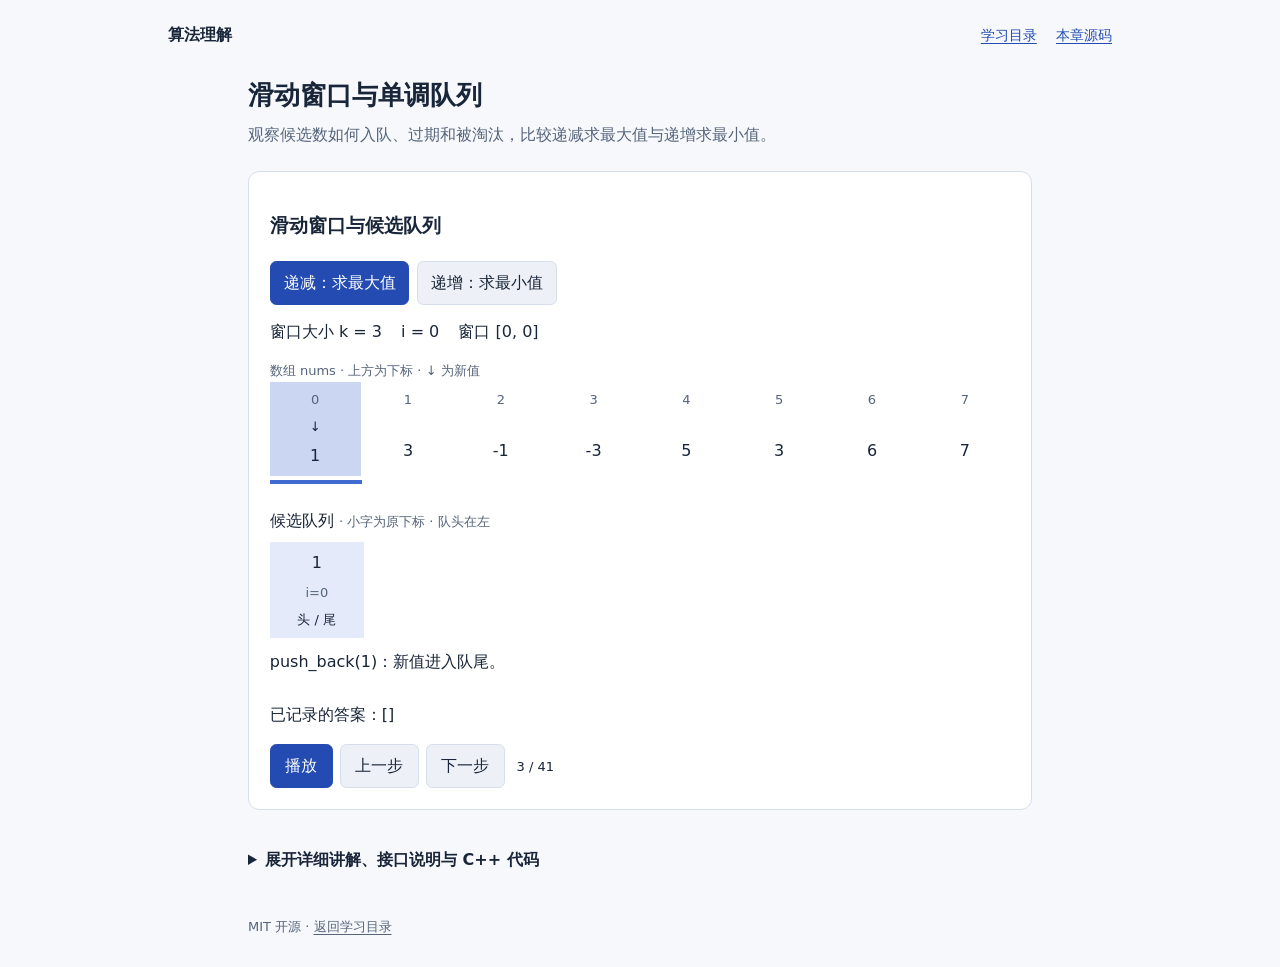
<file: sliding-window/index.html>
<!doctype html>
<html lang="zh-CN">
<head>
  <meta charset="utf-8">
  <meta name="viewport" content="width=device-width, initial-scale=1">
  <meta name="description" content="观察候选数如何入队、过期和被淘汰，比较递减求最大值与递增求最小值。">
  <title>滑动窗口与单调队列 · 算法理解</title>
  <link rel="stylesheet" href="../assets/base.css">
  <link rel="stylesheet" href="../assets/learning.css">
  <link rel="stylesheet" href="style.css">
  <script src="algorithm.js" defer></script>
  <script src="app.js" defer></script>
</head>
<body>
  <header class="site-header">
    <a class="site-brand" href="../index.html">算法理解</a>
    <nav aria-label="项目导航"><a href="../index.html">学习目录</a><a href="https://github.com/TheFayyrr/algorithm-understanding/tree/main/sliding-window">本章源码</a></nav>
  </header>
  <main class="container">
    <h1>滑动窗口与单调队列</h1>
    <p class="intro">观察候选数如何入队、过期和被淘汰，比较递减求最大值与递增求最小值。</p>
    <section class="lesson-surface" aria-label="单调队列交互动画">
<div id="mq-lesson">
  
  <h3>滑动窗口与候选队列</h3>
  <div class="nav nav-pills" role="tablist" aria-label="单调队列方向">
    <button type="button" id="mq-max-tab" class="nav-link active" role="tab" aria-controls="mq-main-panel" aria-selected="true" data-mode="max">递减：求最大值</button>
    <button type="button" id="mq-min-tab" class="nav-link" role="tab" aria-controls="mq-main-panel" aria-selected="false" data-mode="min">递增：求最小值</button>
  </div>
  <div id="mq-main-panel" role="tabpanel" aria-labelledby="mq-max-tab">
    <div class="mq-meta tabular-nums"><span>窗口大小 k = 3</span><span id="mq-position"></span><span id="mq-bounds"></span></div>
    <div class="text-small text-muted">数组 nums · 上方为下标 · ↓ 为新值</div>
    <div id="mq-array" class="mq-array tabular-nums" role="img" aria-label="输入数组和当前窗口"></div>
    <div class="mq-window-rail" aria-hidden="true"><div id="mq-band" class="mq-window-band"></div></div>
    <div class="mq-queue-label">候选队列 <span class="text-small text-muted">· 小字为原下标 · 队头在左</span></div>
    <div id="mq-queue" class="mq-queue tabular-nums" role="img" aria-label="当前候选队列"></div>
    <div id="mq-detail" class="mq-detail" aria-live="polite"></div>
    <div class="mq-result tabular-nums">已记录的答案：<span id="mq-result"></span></div>
    <div class="mq-controls">
      <button type="button" id="mq-play" class="btn btn-primary">播放</button>
      <button type="button" id="mq-prev" class="btn">上一步</button>
      <button type="button" id="mq-next" class="btn">下一步</button>
      <span id="mq-count" class="mq-count text-small tabular-nums"></span>
    </div>
  </div>
</div>
    </section>
    <details class="chapter-notes">
      <summary>展开详细讲解、接口说明与 C++ 代码</summary>
      <article class="learning-notes">
<p><a href="../index.html">返回学习目录</a> · <a href="index.html">打开动画</a> · <a href="sliding_window.cpp">C++ 示例</a> · <a href="algorithm.js">JavaScript 实现</a></p>
<p>先观察窗口里有哪些元素，再观察候选队列为什么只保留其中一部分。点击播放，也可以用上一步、下一步逐个查看。</p>
<h2>1. 题目和窗口</h2>
<p><a href="https://leetcode.cn/problems/sliding-window-maximum/">LeetCode 239：滑动窗口最大值</a></p>
<p>给定数组 nums 和窗口大小 k，窗口每次向右移动一格，记录每个完整窗口中的最大值。题目约束为 <code>1 &lt;= k &lt;= nums.length</code>。</p>
<pre><code class="language-text">nums = [1, 3, -1, -3, 5, 3, 6, 7]
k = 3
最大值答案 = [3, 3, 5, 5, 6, 7]
</code></pre>
<p>动画还提供求最小值的模式，用来比较递减和递增的维护规则。最大值和最小值是两种分别运行的演示。</p>
<h2>2. 单调是什么意思</h2>
<table>
<thead>
<tr>
<th>队列方向</th>
<th>从队头到队尾的数值</th>
<th>队头是什么</th>
</tr>
</thead>
<tbody><tr>
<td>单调递减，允许相等</td>
<td>8、5、5、2</td>
<td>最大值</td>
</tr>
<tr>
<td>单调递增，允许相等</td>
<td>2、5、5、8</td>
<td>最小值</td>
</tr>
</tbody></table>
<p>严格说，允许相等时分别是单调不增和单调不减。题解里经常简称递减、递增。</p>
<p>单调队列保存的是可能成为窗口极值的候选，而不是窗口中的全部数。候选仍按原数组的出现顺序排列，没有任意交换位置。</p>
<h2>3. 为什么可以删除较小的旧数</h2>
<p>若新来的数比一个旧数更大，并且位置更靠后，那么：</p>
<ol>
<li>新数比旧数更适合充当最大值。</li>
<li>新数会更晚离开固定大小、逐步向右移动的窗口。</li>
<li>以后只要窗口还包含旧数，就一定还包含这个新数。</li>
</ol>
<p>所以旧数以后也不可能成为最大值，可以永久从候选中移除。这里删除的是候选记录，不会修改 nums 数组。</p>
<p>例如以下五个数仍在窗口中，按顺序进入候选队列：</p>
<table>
<thead>
<tr>
<th>新值</th>
<th>加入后的队列</th>
<th>原因</th>
</tr>
</thead>
<tbody><tr>
<td>2</td>
<td>[2]</td>
<td>当前只有它</td>
</tr>
<tr>
<td>3</td>
<td>[3]</td>
<td>3 更大且更晚离开，淘汰 2</td>
</tr>
<tr>
<td>5</td>
<td>[5]</td>
<td>同理淘汰 3</td>
</tr>
<tr>
<td>1</td>
<td>[5, 1]</td>
<td>5 离开后，1 可能有用</td>
</tr>
<tr>
<td>4</td>
<td>[5, 4]</td>
<td>淘汰 1，保留更大的 5</td>
</tr>
</tbody></table>
<p>把窗口内所有数排序，不会得到这个维护过程；排序也无法直接利用原出现顺序判断谁已经过期。</p>
<h2>4. 为什么用 deque</h2>
<p><code>std::queue</code> 提供先进先出的受限接口。此处需要从队头移除过期候选、从队尾淘汰较差候选，所以直接使用双端队列 deque。</p>
<pre><code class="language-cpp">#include &lt;deque&gt;
std::deque&lt;int&gt; que;
</code></pre>
<table>
<thead>
<tr>
<th>接口</th>
<th>含义</th>
</tr>
</thead>
<tbody><tr>
<td><code>push_back(x)</code></td>
<td>尾部添加 x</td>
</tr>
<tr>
<td><code>pop_back()</code></td>
<td>删除尾部元素</td>
</tr>
<tr>
<td><code>push_front(x)</code></td>
<td>头部添加 x</td>
</tr>
<tr>
<td><code>pop_front()</code></td>
<td>删除头部元素</td>
</tr>
<tr>
<td><code>front()</code></td>
<td>访问头部，不删除</td>
</tr>
<tr>
<td><code>back()</code></td>
<td>访问尾部，不删除</td>
</tr>
<tr>
<td><code>empty()</code> / <code>size()</code></td>
<td>判空／元素数量</td>
</tr>
</tbody></table>
<p>访问 front、back 或删除元素前要保证非空。两端增删是常数时间。deque 支持下标访问，但不保证所有元素像 vector<int> 那样连续存放。</p>
<h2>5. push(value)：新数加入时淘汰队尾</h2>
<pre><code class="language-cpp">while (!que.empty() &amp;&amp; value &gt; que.back()) {
    que.pop_back();
}
que.push_back(value);
</code></pre>
<p>队列为 [8, 5, 2]，新值为 6：先删除 2，再删除 5；6 不大于 8，停止删除；加入 6，得到 [8, 6]。</p>
<p>这里用 while，因为一个新值可能连续淘汰多个候选。<code>&amp;&amp;</code> 是逻辑与：左边 empty 检查未通过时，不会访问右边的 back，避免对空队列读取。</p>
<h2>6. pop(value)：旧数离开窗口</h2>
<pre><code class="language-cpp">if (!que.empty() &amp;&amp; value == que.front()) {
    que.pop_front();
}
</code></pre>
<p>这里的 pop(value) 是自己定义的成员函数。标准库的 deque::pop_front() 不接收这个 value 参数。</p>
<p>正在离开窗口的是原数组里最早的那个数。如果它还在候选队列里，就只能位于队头；如果已经被更大的新数淘汰，就无需再次删除。所以不必到队列中间遍历查找。</p>
<h2>7. 为什么按数值出队时要保留重复值</h2>
<p>假设窗口中先后出现两个 5。前一个 5 离开时，后一个 5 可能还在窗口中。</p>
<p>按数值维护的这个版本使用严格的 <code>value &gt; que.back()</code>，保留两个 5，然后每次只删除过期的那一个。</p>
<p>不能随意改成 &gt;=。如果入队时合并相等的数，出队时仍只根据数值判断，就可能误删尚未过期的那个 5。</p>
<p>保存下标的另一种实现可以用下标准确判定过期，因此其重复值处理有更多选择；不能把不同版本的规则混用。</p>
<h2>8. front() 为什么直接是答案</h2>
<p>候选始终从大到小排列，且已经移除了离开窗口的候选。队头既在当前窗口中，又不小于其他候选，因此它就是当前最大值。</p>
<p>队头可能暂时来自已经离开的旧窗口，动画会把“检查过期”和“移除过期”拆成两个步骤展示；只有处理完过期、入队并到达记录步骤，才写入答案。</p>
<h2>9. 与题解一致的 C++ 写法</h2>
<pre><code class="language-cpp">#include &lt;deque&gt;
#include &lt;vector&gt;

class MyQueue {
private:
    std::deque&lt;int&gt; que;

public:
    void pop(int value) {
        if (!que.empty() &amp;&amp; value == que.front()) {
            que.pop_front();
        }
    }

    void push(int value) {
        while (!que.empty() &amp;&amp; value &gt; que.back()) {
            que.pop_back();
        }
        que.push_back(value);
    }

    int front() {
        return que.front();
    }
};

class Solution {
public:
    std::vector&lt;int&gt; maxSlidingWindow(std::vector&lt;int&gt;&amp; nums, int k) {
        MyQueue que;
        std::vector&lt;int&gt; result;

        for (int i = 0; i &lt; k; ++i) {
            que.push(nums[i]);
        }
        result.push_back(que.front());

        int n = static_cast&lt;int&gt;(nums.size());
        for (int i = k; i &lt; n; ++i) {
            que.pop(nums[i - k]);
            que.push(nums[i]);
            result.push_back(que.front());
        }
        return result;
    }
};
</code></pre>
<p>第一段 for 建立第一个完整窗口。后面的循环每次移出 nums[i-k]，再加入 nums[i]。例如 k=3、i=3 时，nums[0] 离开，nums[3] 加入。</p>
<p><code>class</code> 定义类；<code>private</code> 后的成员不能由外部直接访问；<code>public</code> 后的成员可以调用；<code>std::vector&lt;int&gt;</code> 是保存 int 的动态数组；返回 result 就得到各个窗口的答案。</p>
<p>上面的刷题函数按题目合法输入约束使用。可运行的 <a href="sliding_window.cpp">sliding_window.cpp</a> 还提供边界检查、存下标的版本以及大顶堆版本。</p>
<h2>10. 为什么嵌套 while 仍然是 O(n)</h2>
<p>每个数组元素最多入队一次，最多从队头或队尾移除一次。即使一次 push 删除多个元素，所有删除次数相加也不会超过 n。</p>
<ul>
<li>总时间：O(n)。</li>
<li>候选队列：最多保存 k 个元素，额外空间 O(k)。</li>
<li>返回数组：保存 n-k+1 个答案，单独占 O(n-k+1)。</li>
</ul>
<p>动画为了回看每一步会保存状态快照，这些教学快照不是算法本身的空间开销；不能用动画快照的总占用代表单调队列的 O(k)。</p>
<h2>11. 求最小值：维护单调递增</h2>
<pre><code class="language-cpp">while (!que.empty() &amp;&amp; value &lt; que.back()) {
    que.pop_back();
}
que.push_back(value);
</code></pre>
<p>新来的小数淘汰队尾的大数。留下的候选从小到大，队头就是最小值。按数值移出时仍要保留相等的候选。</p>
<h2>12. 单调队列与优先级队列</h2>
<table>
<thead>
<tr>
<th>对比</th>
<th>本题单调队列</th>
<th>默认 priority_queue<int></th>
</tr>
</thead>
<tbody><tr>
<td>底层</td>
<td>deque，按规则淘汰候选</td>
<td>堆，默认底层容器 vector</td>
</tr>
<tr>
<td>顺序</td>
<td>候选数值单调，位置按原出现顺序</td>
<td>只保证堆结构和堆顶最大，整体不一定排好序</td>
</tr>
<tr>
<td>删除</td>
<td>可以删除队头和队尾</td>
<td>公共接口只能删除堆顶</td>
</tr>
<tr>
<td>读取最大值</td>
<td>front()</td>
<td>top()</td>
</tr>
<tr>
<td>一次加入</td>
<td>本题中均摊 O(1)</td>
<td>O(log m)，m 为堆中元素数量</td>
</tr>
</tbody></table>
<p>priority_queue 的常用接口是 push、pop、top、empty、size；pop 不返回被删除的值，top 不删除元素。</p>
<p>大顶堆可以解这道题。保存“数值＋下标”，取答案前不断弹出已经过期的堆顶，直到堆顶仍处于当前窗口。这是延迟删除。</p>
<p>简单的延迟删除堆可能保留许多已经过期、还未到堆顶的小数，最坏时间 O(n log n)，额外空间 O(n)。支持按下标主动删除的其他堆实现可以限制窗口大小，但普通 priority_queue 没有提供这样的删除接口。</p>
<p>单调队列根据支配关系提前放弃无用候选，因此能用 O(n) 时间完成。</p>
<h2>13. 动画与文件约定</h2>
<ul>
<li>蓝色高亮表示当前窗口，新值另有向下标记。</li>
<li>候选队头在左侧；小字 i 是原数组下标，用来观察候选来自哪里。</li>
<li>比较、淘汰、加入、记录分别成一步。</li>
<li>播放可暂停；上一步、下一步可逐格查看；到结尾再点播放会从头重播。</li>
<li>切换递增／递减模式会暂停播放并回到第一项入队后的状态。</li>
<li>动画解释采用按数值移出的题解规则；状态中额外记录下标作为教学标签。</li>
<li>algorithm.js 的实际计算函数用下标和固定容量队列保证 O(n) 时间、O(k) 候选空间；buildSteps 专门生成教学过程。</li>
</ul>
<p>所有资源保存在仓库内，浏览器直接打开 index.html 即可离线运行，不依赖聊天页面的运行环境。</p>
<h2>14. 运行检查</h2>
<p>在仓库根目录执行：</p>
<pre><code class="language-bash">node --test sliding-window/algorithm.test.js sliding-window/app.test.js
g++ -std=c++17 -Wall -Wextra -pedantic sliding-window/sliding_window.cpp -o sliding-window-demo
./sliding-window-demo
./sliding-window-demo --check
</code></pre>
<p>JavaScript 将实际结果和教学步骤与独立的暴力窗口结果比较，并检查重复值、k=1、k=n、递增／递减输入，以及播放和模式切换。C++ 的 --check 比较单调队列两种写法、大顶堆和暴力结果。</p>
<h2>参考资料</h2>
<ul>
<li><a href="https://eel.is/c++draft/deque.overview">C++ 标准草案：deque</a></li>
<li><a href="https://eel.is/c++draft/priority.queue">C++ 标准草案：priority_queue</a></li>
<li><a href="https://leetcode.cn/problems/sliding-window-maximum/">题目：LeetCode 239</a></li>
<li><a href="https://programmercarl.com/">学习来源：代码随想录</a></li>
</ul>
<p>讲解和动画为本项目整理实现，未包含外部文章的整篇复制或外部图片资源。</p>

      </article>
    </details>
    <noscript><p>启用 JavaScript 后可以播放动画。详细知识点仍可展开阅读。</p></noscript>
  </main>
  <footer class="site-footer">MIT 开源 · <a href="../index.html">返回学习目录</a></footer>
</body>
</html>
</file>
<file: assets/base.css>
:root {
  color-scheme: light dark;
  --background: #f6f8fc;
  --foreground: #192538;
  --card: #ffffff;
  --card-foreground: #192538;
  --muted: #edf1f7;
  --muted-foreground: #56657b;
  --primary: #234bb1;
  --primary-foreground: #ffffff;
  --accent: #e8eefc;
  --accent-foreground: #234bb1;
  --border: #d6deeb;
  --ring: #416bd0;
  --viz-series-1: #416bd0;
  --viz-series-2: #18806c;
}
@media (prefers-color-scheme: dark) {
  :root {
    --background: #111821;
    --foreground: #e6edf7;
    --card: #172231;
    --card-foreground: #e6edf7;
    --muted: #253044;
    --muted-foreground: #afbdd0;
    --primary: #a6bcff;
    --primary-foreground: #152341;
    --accent: #263958;
    --accent-foreground: #b5c8ff;
    --border: #344459;
    --ring: #a6bcff;
    --viz-series-1: #a6bcff;
    --viz-series-2: #72d4b9;
  }
}
* { box-sizing: border-box; }
body { margin: 0; background: var(--background); color: var(--foreground); font: 1rem/1.65 system-ui, -apple-system, BlinkMacSystemFont, 'Segoe UI', 'Microsoft YaHei', sans-serif; }
a { color: var(--accent-foreground); text-underline-offset: .2em; }
button, select, input { font: inherit; }
button:focus-visible, select:focus-visible, a:focus-visible { outline: 3px solid var(--ring); outline-offset: 3px; }
.site-header { max-width: 62rem; margin: 0 auto; padding: 1.4rem 1.5rem; display: flex; flex-wrap: wrap; align-items: center; justify-content: space-between; gap: .8rem; }
.site-brand { color: var(--foreground); font-weight: 650; text-decoration: none; }
.site-header nav { display: flex; flex-wrap: wrap; gap: 1.2rem; font-size: .875rem; }
.container { max-width: 52rem; margin: 0 auto; padding: .5rem 1.5rem 2rem; }
h1 { margin: 0 0 .6rem; font-size: 1.6rem; line-height: 1.3; }
h2 { font-size: 1.2rem; margin: 0 0 .5rem; }
p { margin: .5rem 0 1rem; }
code { font-family: ui-monospace, SFMono-Regular, Menlo, Consolas, monospace; font-size: .95em; }
.intro { color: var(--muted-foreground); margin-bottom: 1.4rem; }
.lesson-surface { padding: 1.3rem; border: 1px solid var(--border); border-radius: .7rem; background: var(--card); color: var(--card-foreground); }
.algorithm-link { display: block; color: var(--foreground); text-decoration: none; padding: 1.3rem; border: 1px solid var(--border); border-radius: .7rem; background: var(--card); }
.algorithm-link:hover { border-color: var(--ring); }
.algorithm-link p { color: var(--muted-foreground); margin: 0; }
.algorithm-link .entry { color: var(--accent-foreground); display: inline-block; margin-top: 1rem; }
.btn { display: inline-flex; justify-content: center; align-items: center; min-height: 2.75rem; padding: .4rem .9rem; border: 1px solid var(--border); border-radius: .4rem; color: var(--foreground); background: var(--muted); cursor: pointer; }
.btn:hover:not(:disabled) { background: var(--accent); }
.btn:disabled { cursor: default; opacity: .45; }
.btn-primary { color: var(--primary-foreground); background: var(--primary); border-color: var(--primary); }
.btn-primary:hover:not(:disabled) { background: var(--primary); filter: brightness(.94); }
.form-label { display: block; margin-bottom: .35rem; }
.form-select { display: block; width: 100%; min-height: 2.75rem; padding: .4rem .6rem; border: 1px solid var(--border); border-radius: .4rem; color: var(--foreground); background: var(--card); }
.text-small { font-size: .8125rem; }
.tabular-nums { font-variant-numeric: tabular-nums; }
.site-footer { max-width: 52rem; margin: 0 auto; padding: 0 1.5rem 1.8rem; color: var(--muted-foreground); font-size: .8125rem; }
.site-footer a { color: inherit; }
.explanation { margin-top: 1.25rem; }
.explanation summary { cursor: pointer; font-weight: 500; }
.explanation p { margin-top: .65rem; color: var(--muted-foreground); }
@media (max-width: 480px) {
  .site-header { padding: 1rem; }
  .container { padding: .5rem .75rem 1.5rem; }
  .lesson-surface { padding: .75rem; }
  .site-footer { padding-left: 1rem; padding-right: 1rem; }
}
</file>
<file: assets/learning.css>
.algorithm-list { display: grid; gap: 1rem; }
.chapter-links { display: flex; flex-wrap: wrap; gap: .6rem 1.2rem; margin: 1rem 0; }
.learning-notes { overflow-wrap: anywhere; }
.learning-notes h1 { margin-top: 1.5rem; }
.learning-notes h2 { margin: 1.8rem 0 .7rem; }
.learning-notes h3 { margin: 1.2rem 0 .5rem; }
.learning-notes p { margin: .7rem 0; }
.learning-notes li { margin: .35rem 0; }
.learning-notes pre { max-width: 100%; overflow-x: auto; padding: 1rem; background: var(--muted); border-radius: .35rem; }
.learning-notes pre code { color: var(--foreground); }
.learning-notes table { width: 100%; border-collapse: collapse; margin: 1rem 0; }
.learning-notes th, .learning-notes td { text-align: left; vertical-align: top; padding: .65rem .45rem; border-bottom: 1px solid var(--border); overflow-wrap: anywhere; }
.learning-notes th { font-weight: 600; }
.learning-notes blockquote { margin: 1rem 0; padding-left: 1rem; border-left: 3px solid var(--ring); }
.text-muted { color: var(--muted-foreground); }
.nav-pills { display: flex; flex-wrap: wrap; gap: .5rem; }
.nav-link { font: inherit; min-height: 2.75rem; padding: .4rem .8rem; color: var(--foreground); background: var(--muted); border: 1px solid var(--border); border-radius: .4rem; cursor: pointer; }
.nav-link[aria-selected="true"] { color: var(--primary-foreground); background: var(--primary); border-color: var(--primary); }
.nav-link:hover { filter: brightness(.96); }
.nav-link:focus-visible { outline: 3px solid var(--ring); outline-offset: 3px; }
.chapter-notes { margin-top: 1.6rem; }
.chapter-notes > summary { cursor: pointer; font-weight: 600; padding: .7rem 0; }
@media (max-width: 480px) {
  .learning-notes th, .learning-notes td { padding: .5rem .25rem; }
  .learning-notes pre { padding: .7rem; }
}
</file>
<file: kmp/style.css>
#kmp-animated-lesson { color: var(--foreground); }
    #kmp-animated-lesson .lesson-heading { margin-bottom: 1rem; padding-right: 90px; }
    #kmp-animated-lesson .lesson-values { display: flex; flex-wrap: wrap; gap: .6rem 1.4rem; margin: 1rem 0; }
    #kmp-animated-lesson .track { margin: .7rem 0; }
    #kmp-animated-lesson .track-label { display: flex; flex-wrap: wrap; gap: .5rem; justify-content: space-between; margin-bottom: .3rem; }
    #kmp-animated-lesson .pointer-zone { position: relative; height: 1.8em; }
    #kmp-animated-lesson .pointer { position: absolute; text-align: center; transition: left 650ms ease; font-weight: 500; }
    #kmp-animated-lesson .rail { position: relative; min-height: 4.1em; }
    #kmp-animated-lesson .belt { position: absolute; left: 0; top: 0; display: grid; gap: 0; transition: left 650ms ease; }
    #kmp-animated-lesson .slot { display: flex; flex-direction: column; align-items: center; gap: .25rem; min-width: 0; padding: .35rem 0; }
    #kmp-animated-lesson .slot-index { color: var(--muted-foreground); }
    #kmp-animated-lesson .slot-char { font-family: monospace; font-weight: 500; }
    #kmp-animated-lesson .is-current { background: color-mix(in srgb, var(--viz-series-1) 18%, transparent); }
    #kmp-animated-lesson .is-kept { background: color-mix(in srgb, var(--viz-series-2) 18%, transparent); }
    #kmp-animated-lesson .is-unwritten { opacity: .5; }
    #kmp-animated-lesson .is-future { opacity: .45; }
    #kmp-animated-lesson .next-area { margin: 1rem 0; }
    #kmp-animated-lesson .next-label { margin-bottom: .3rem; }
    #kmp-animated-lesson .next-cells { display: grid; grid-template-columns: repeat(6, minmax(0, 1fr)); }
    #kmp-animated-lesson .lesson-detail { min-height: 3em; margin: .75rem 0; overflow-wrap: anywhere; }
    #kmp-animated-lesson .legend { display: flex; flex-wrap: wrap; gap: .5rem 1.2rem; margin: .75rem 0; }
    #kmp-animated-lesson .legend-item { display: inline-flex; gap: .4rem; align-items: center; }
    #kmp-animated-lesson .swatch { width: .75rem; height: .75rem; }
    #kmp-animated-lesson .compare-swatch { background: var(--viz-series-1); }
    #kmp-animated-lesson .kept-swatch { background: var(--viz-series-2); }
    #kmp-animated-lesson .controls { display: flex; gap: .5rem; flex-wrap: wrap; align-items: center; }
    #kmp-animated-lesson .step-count { margin-left: .25rem; }
    @media (prefers-reduced-motion: reduce) {
      #kmp-animated-lesson .pointer, #kmp-animated-lesson .belt { transition: none; }
    }
</file>
<file: sliding-window/style.css>
#mq-lesson { color: var(--foreground); }
    #mq-lesson .mq-meta { display: flex; flex-wrap: wrap; gap: .5rem 1.2rem; margin: .9rem 0; }
    #mq-lesson .mq-array { display: grid; grid-template-columns: repeat(8, minmax(0, 1fr)); gap: 2px; }
    #mq-lesson .mq-cell { display: flex; flex-direction: column; align-items: center; padding: .45rem 0; gap: .35rem; min-width: 0; transition: background 500ms ease; }
    #mq-lesson .mq-cell.in-window { background: color-mix(in srgb, var(--viz-series-1) 15%, transparent); }
    #mq-lesson .mq-cell.incoming { background: color-mix(in srgb, var(--viz-series-1) 28%, transparent); }
    #mq-lesson .mq-index { color: var(--muted-foreground); }
    #mq-lesson .mq-pointer { min-height: 1.3em; }
    #mq-lesson .mq-window-rail { position: relative; height: .65rem; margin-top: .25rem; }
    #mq-lesson .mq-window-band { position: absolute; top: 0; height: 4px; background: var(--viz-series-1); transition: left 600ms ease, width 600ms ease; }
    #mq-lesson .mq-queue-label { margin: 1.1rem 0 .45rem; }
    #mq-lesson .mq-queue { position: relative; min-height: 6.3em; }
    #mq-lesson .mq-node { position: absolute; top: 0; display: flex; flex-direction: column; align-items: center; justify-content: center; gap: .35rem; padding: .5rem 0; background: color-mix(in srgb, var(--viz-series-1) 14%, transparent); transition: left 600ms ease, transform 550ms ease, opacity 550ms ease; }
    #mq-lesson .mq-node.marked { background: color-mix(in srgb, var(--viz-series-2) 22%, transparent); }
    #mq-lesson .mq-node.leaving { opacity: 0; transform: translateY(18px); }
    #mq-lesson .mq-empty { color: var(--muted-foreground); padding: .7rem 0; }
    #mq-lesson .mq-detail { min-height: 2.6em; margin: .4rem 0 .7rem; overflow-wrap: anywhere; }
    #mq-lesson .mq-result { margin: .5rem 0 1rem; overflow-wrap: anywhere; }
    #mq-lesson .mq-controls { display: flex; flex-wrap: wrap; align-items: center; gap: .45rem; }
    #mq-lesson .mq-count { margin-left: .3rem; }
    @media (prefers-reduced-motion: reduce) {
      #mq-lesson .mq-cell, #mq-lesson .mq-node, #mq-lesson .mq-window-band { transition: none; }
    }
</file>
